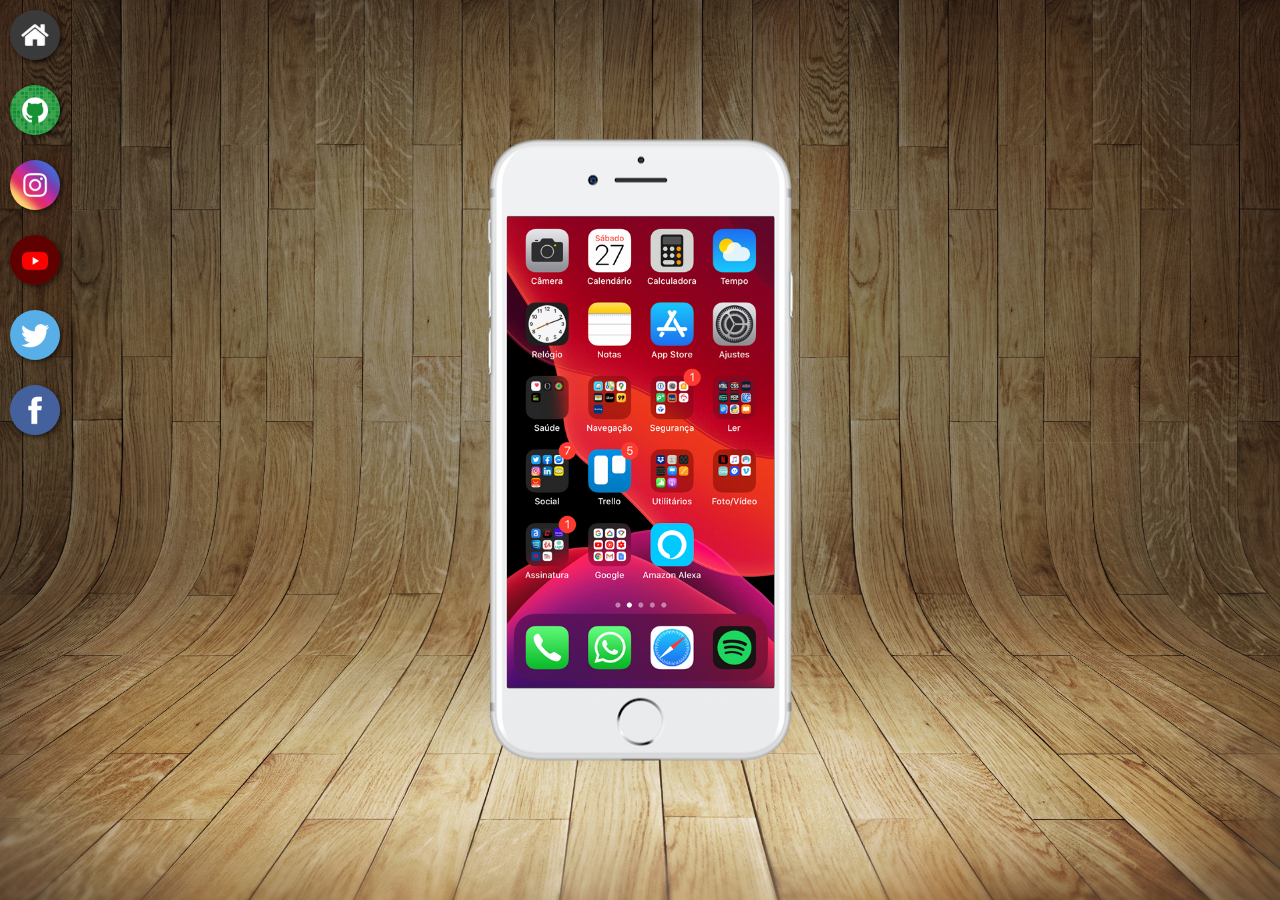
<file: html/index.html>
<!DOCTYPE html>
<html lang="pt-br">
<head>
    <meta charset="UTF-8">
    <meta name="viewport" content="width=device-width, initial-scale=1.0">
    <link rel="shortcut icon" href="../favicon.ico" 
    type="image/x-icon">
    <link rel="stylesheet" href="../style/style.css">
    <title>Projeto Rede Social</title>
</head>
<body>
    <main>
        <section id="telefone">
            <iframe src="home.html" name="tela" frameborder="0" id="tela"></iframe>
        </section>
        <section id="redes-sociais">
            <a href="home.html" target="tela"> <img src="../imagens/logo-home.jpg" alt="Home"></a><br>
            <a href="github.html" target="tela"> <img src="../imagens/logo-github.jpg" alt="GitHUb"></a><br>
            <a href="instran.html" target="tela"> <img src="../imagens/logo-instagram.jpg" alt="Instragram"></a><br>
            <a href="youtube.html" target="tela"> <img src="../imagens/logo-youtube.jpg" alt="Youtube"></a><br>
            <a href="twiter.html" target="tela"> <img src="../imagens/logo-twitter.jpg" alt="Twitter"></a><br>
            <a href="faceboox.html" target="tela"><img src="../imagens/logo-facebook.jpg" alt="Facebook"></a>
        </section>
    </main>
</body>
</html>
</file>
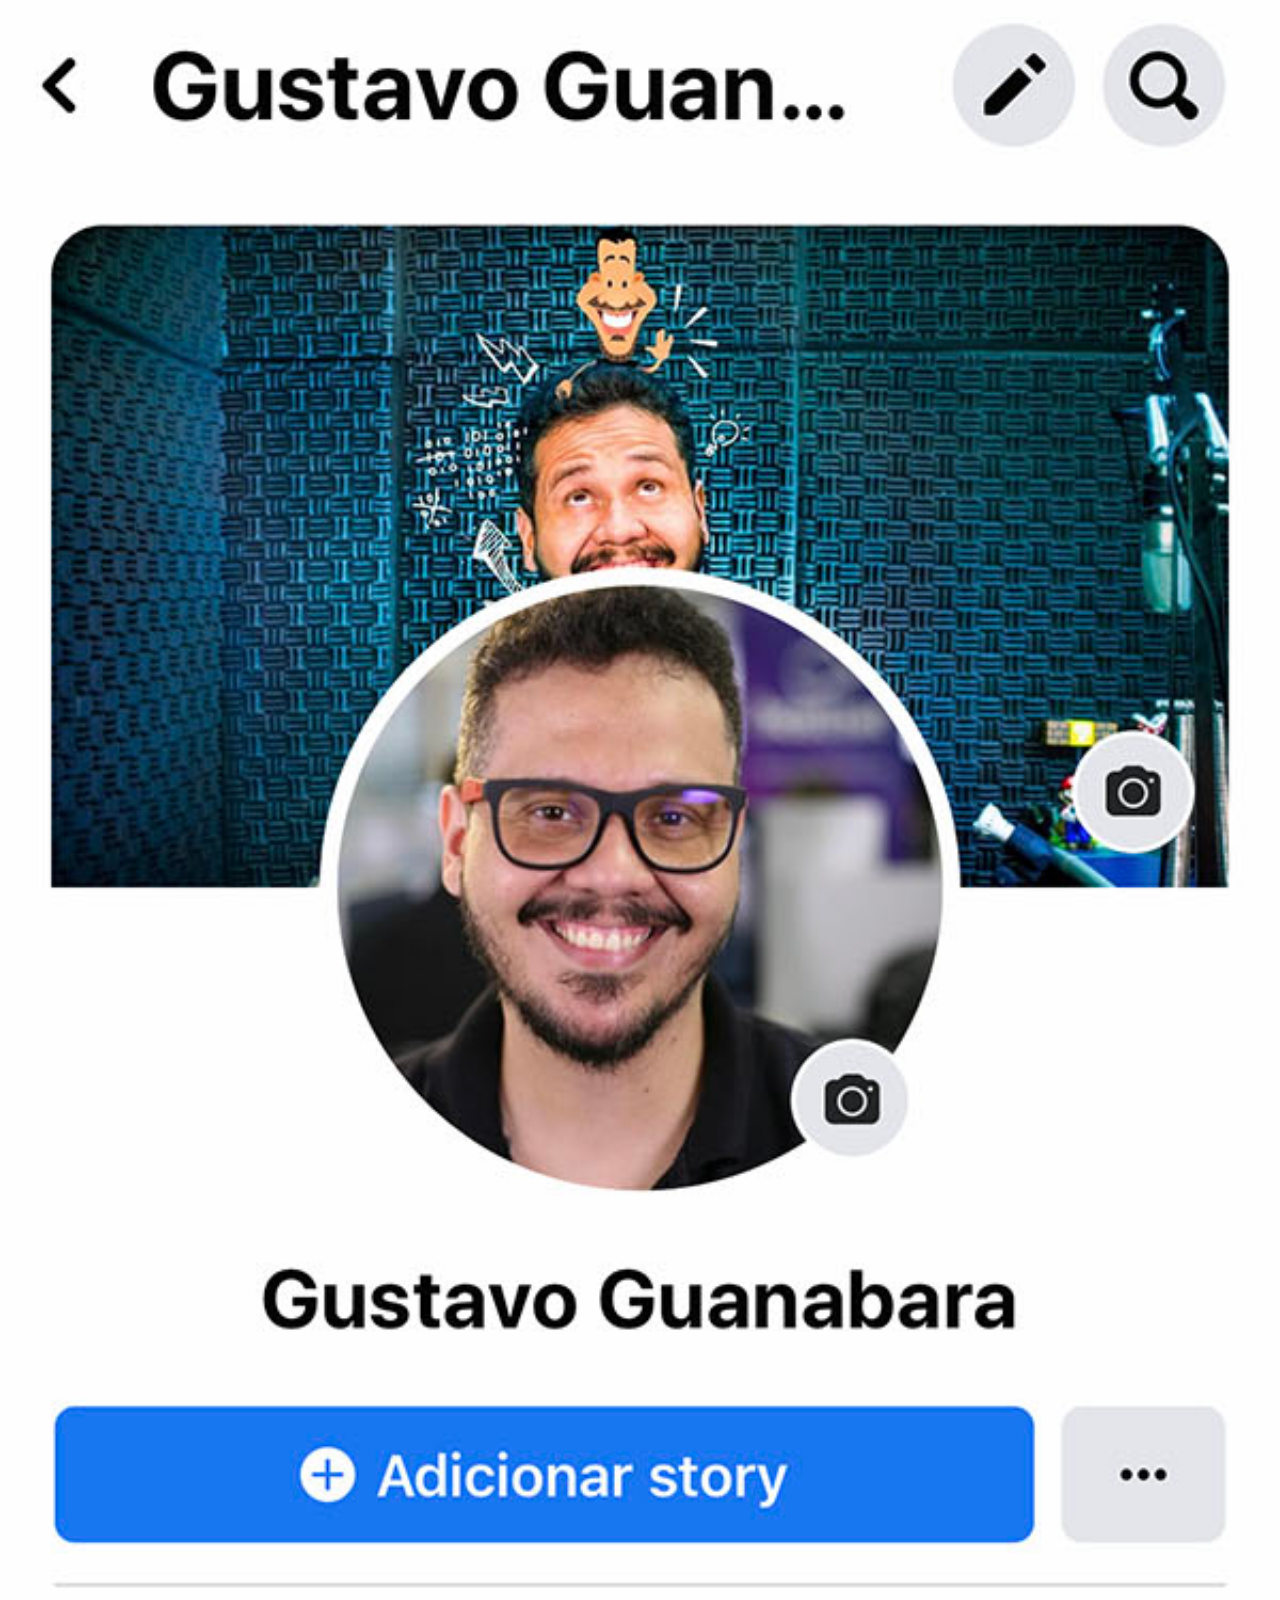
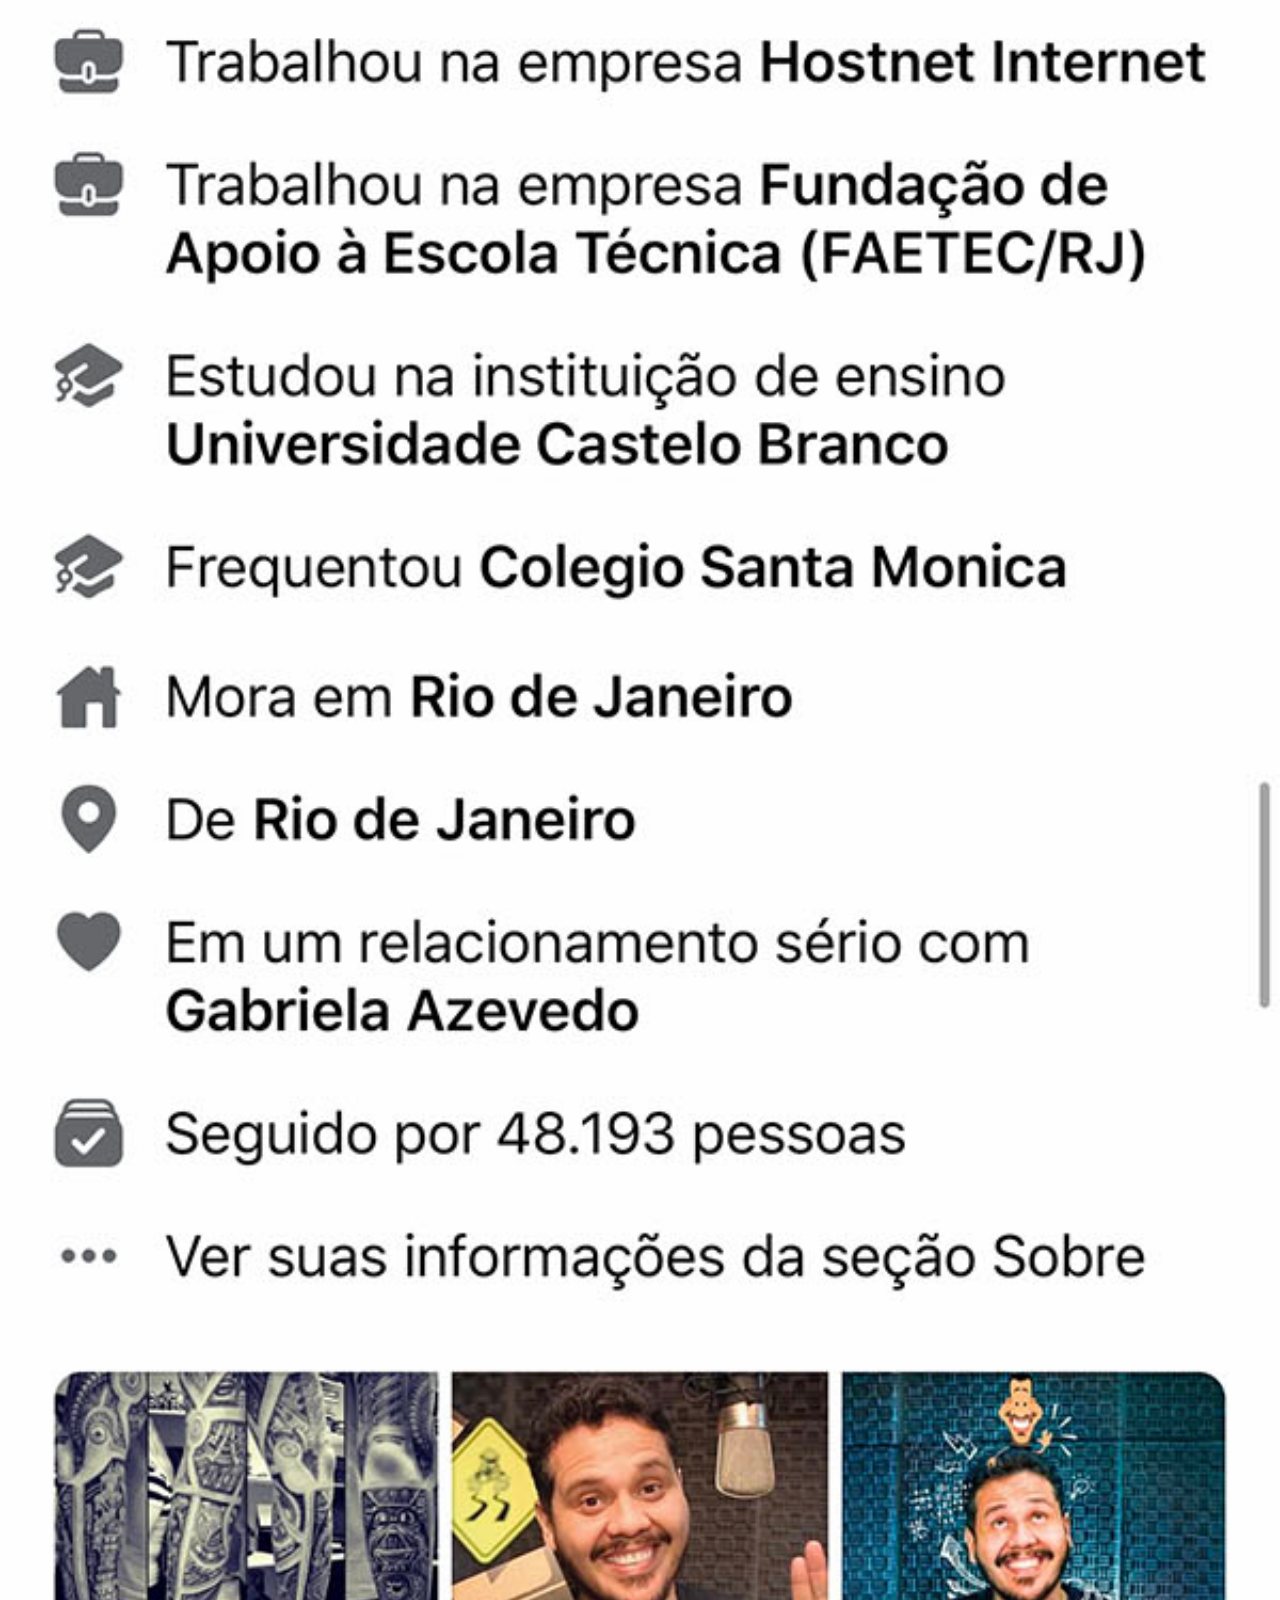
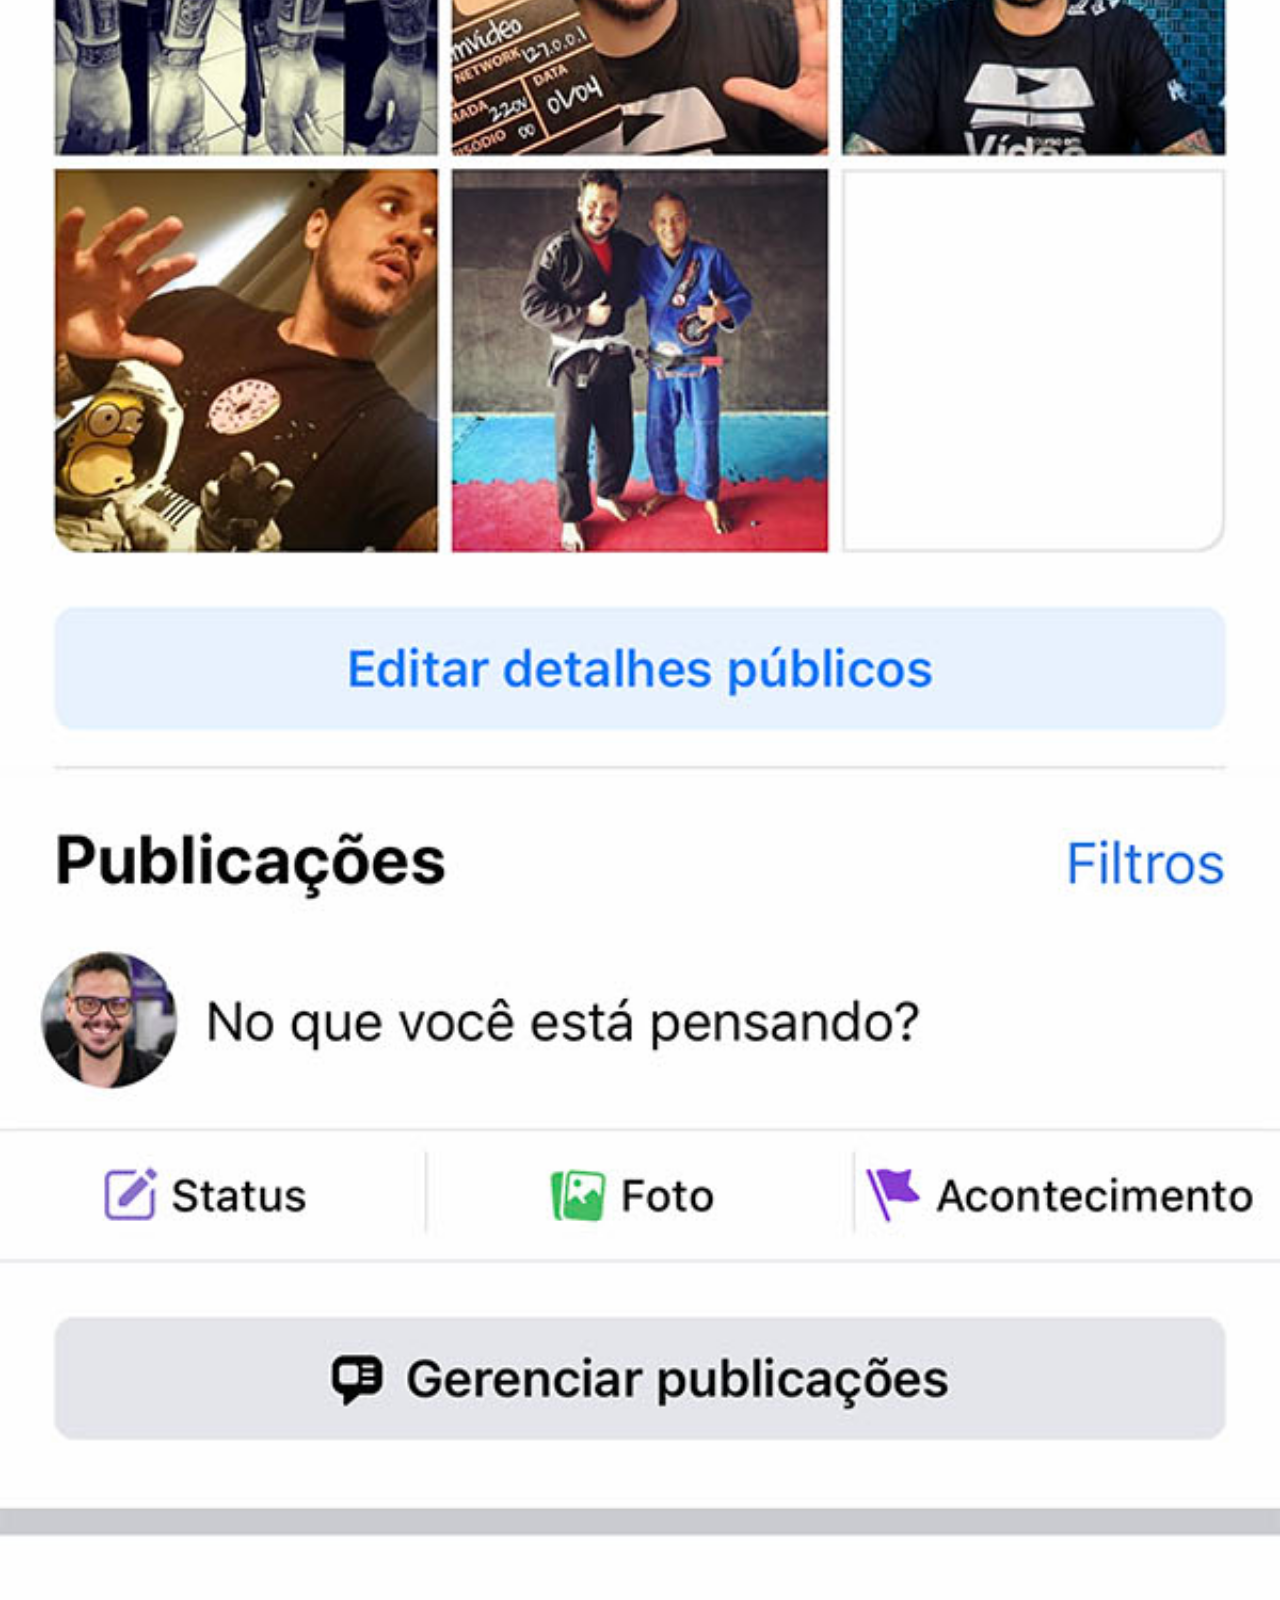
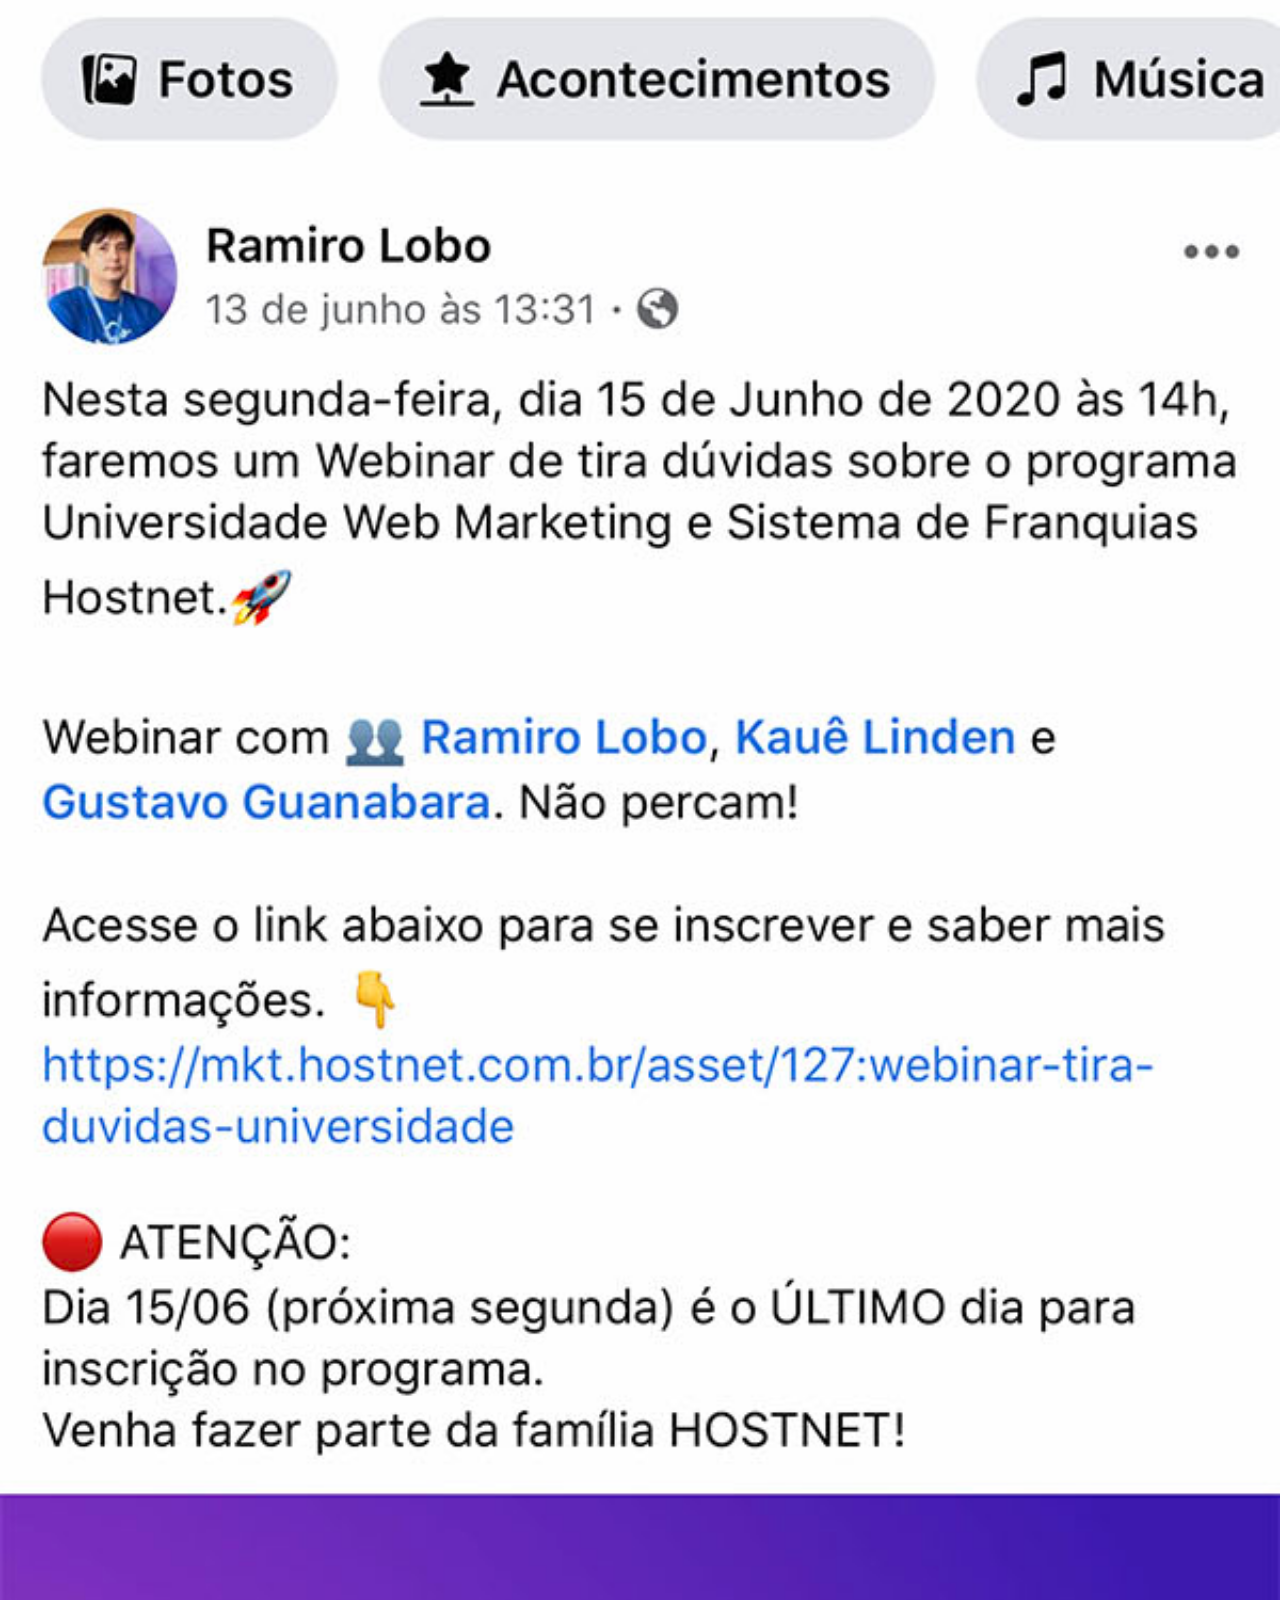
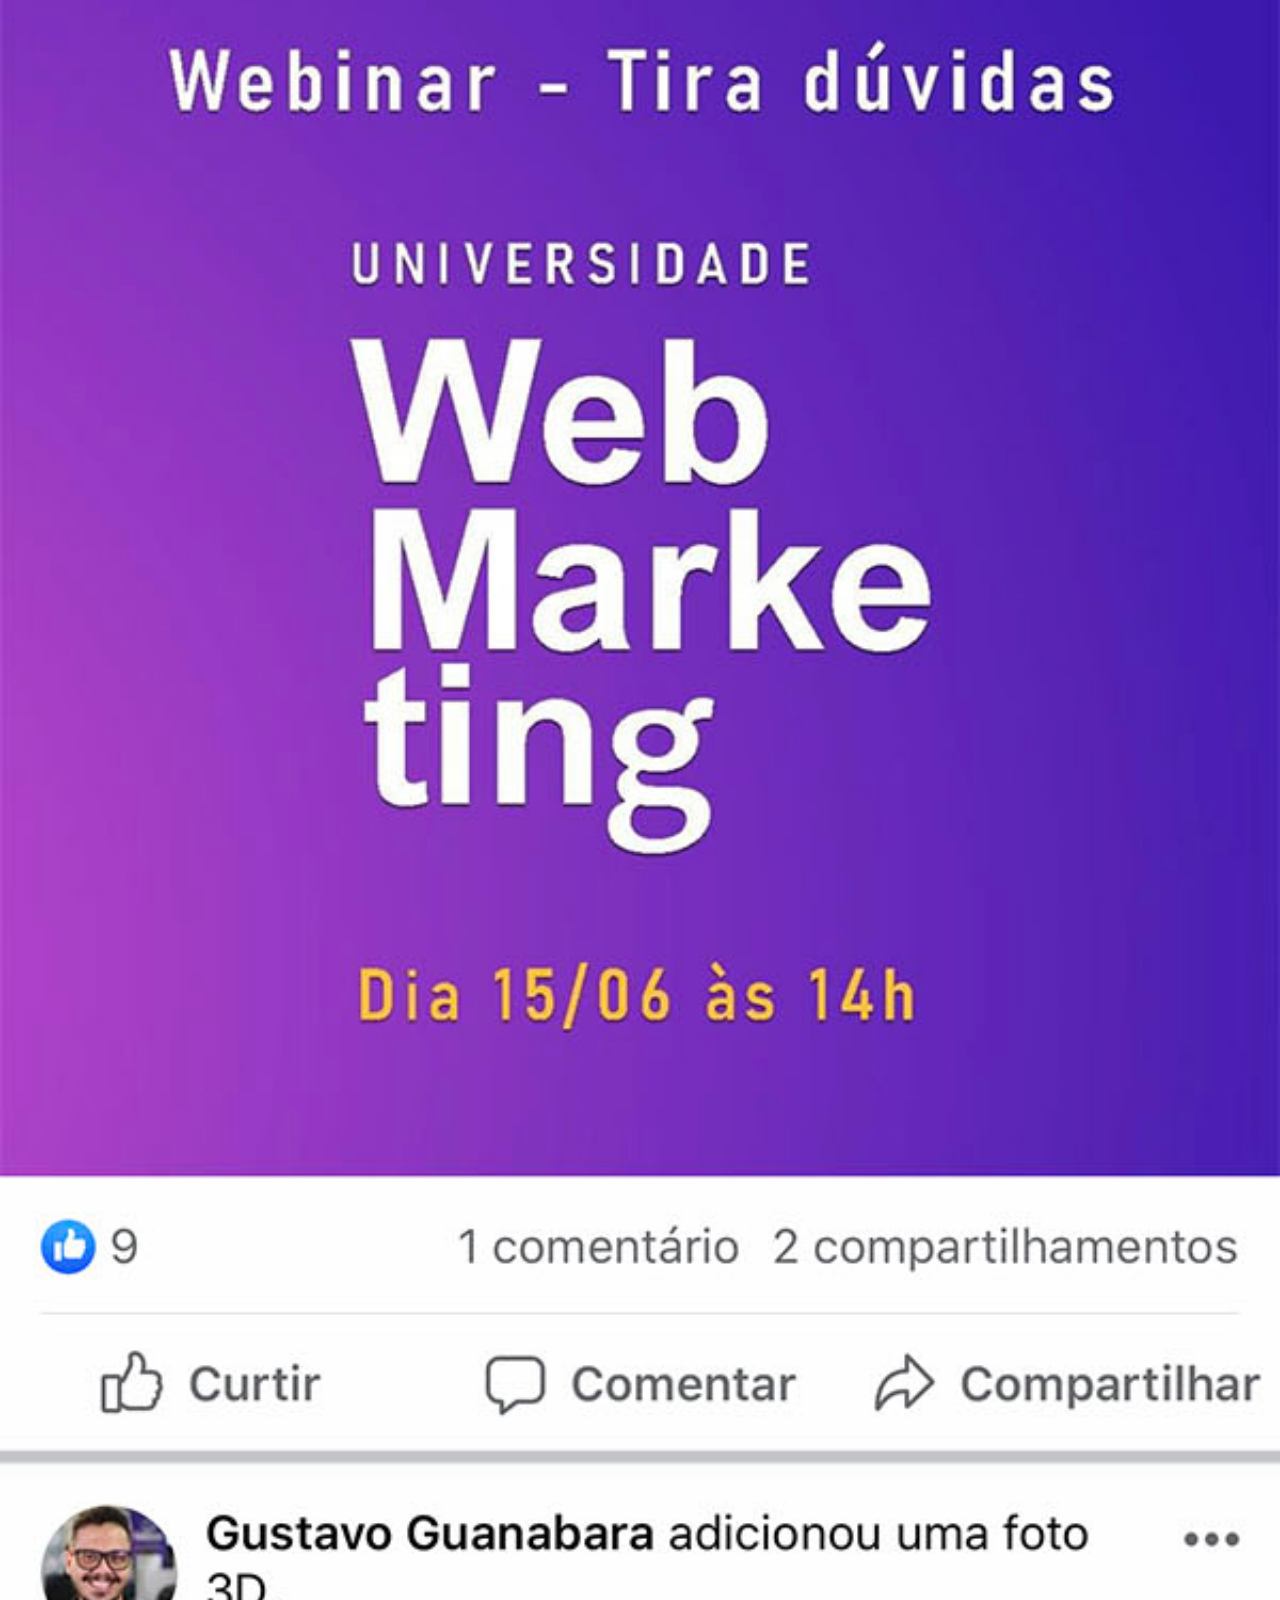
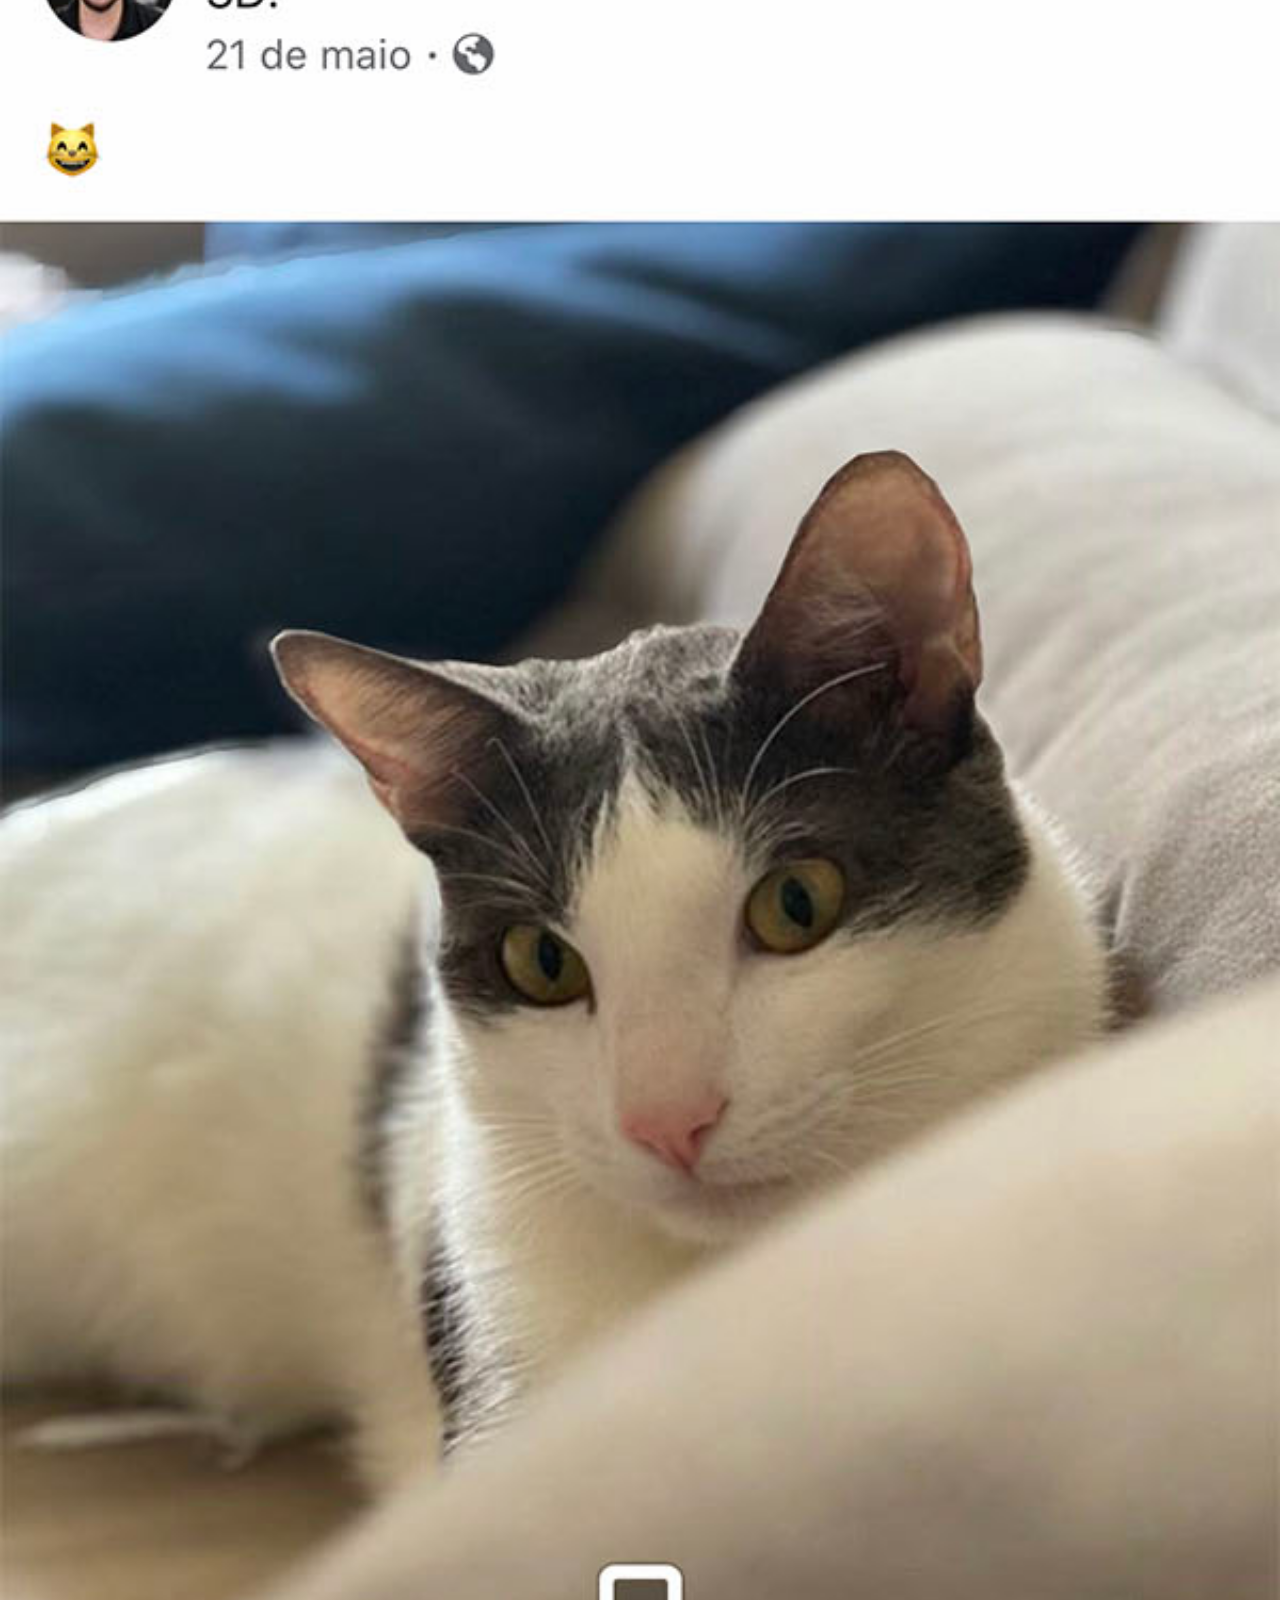
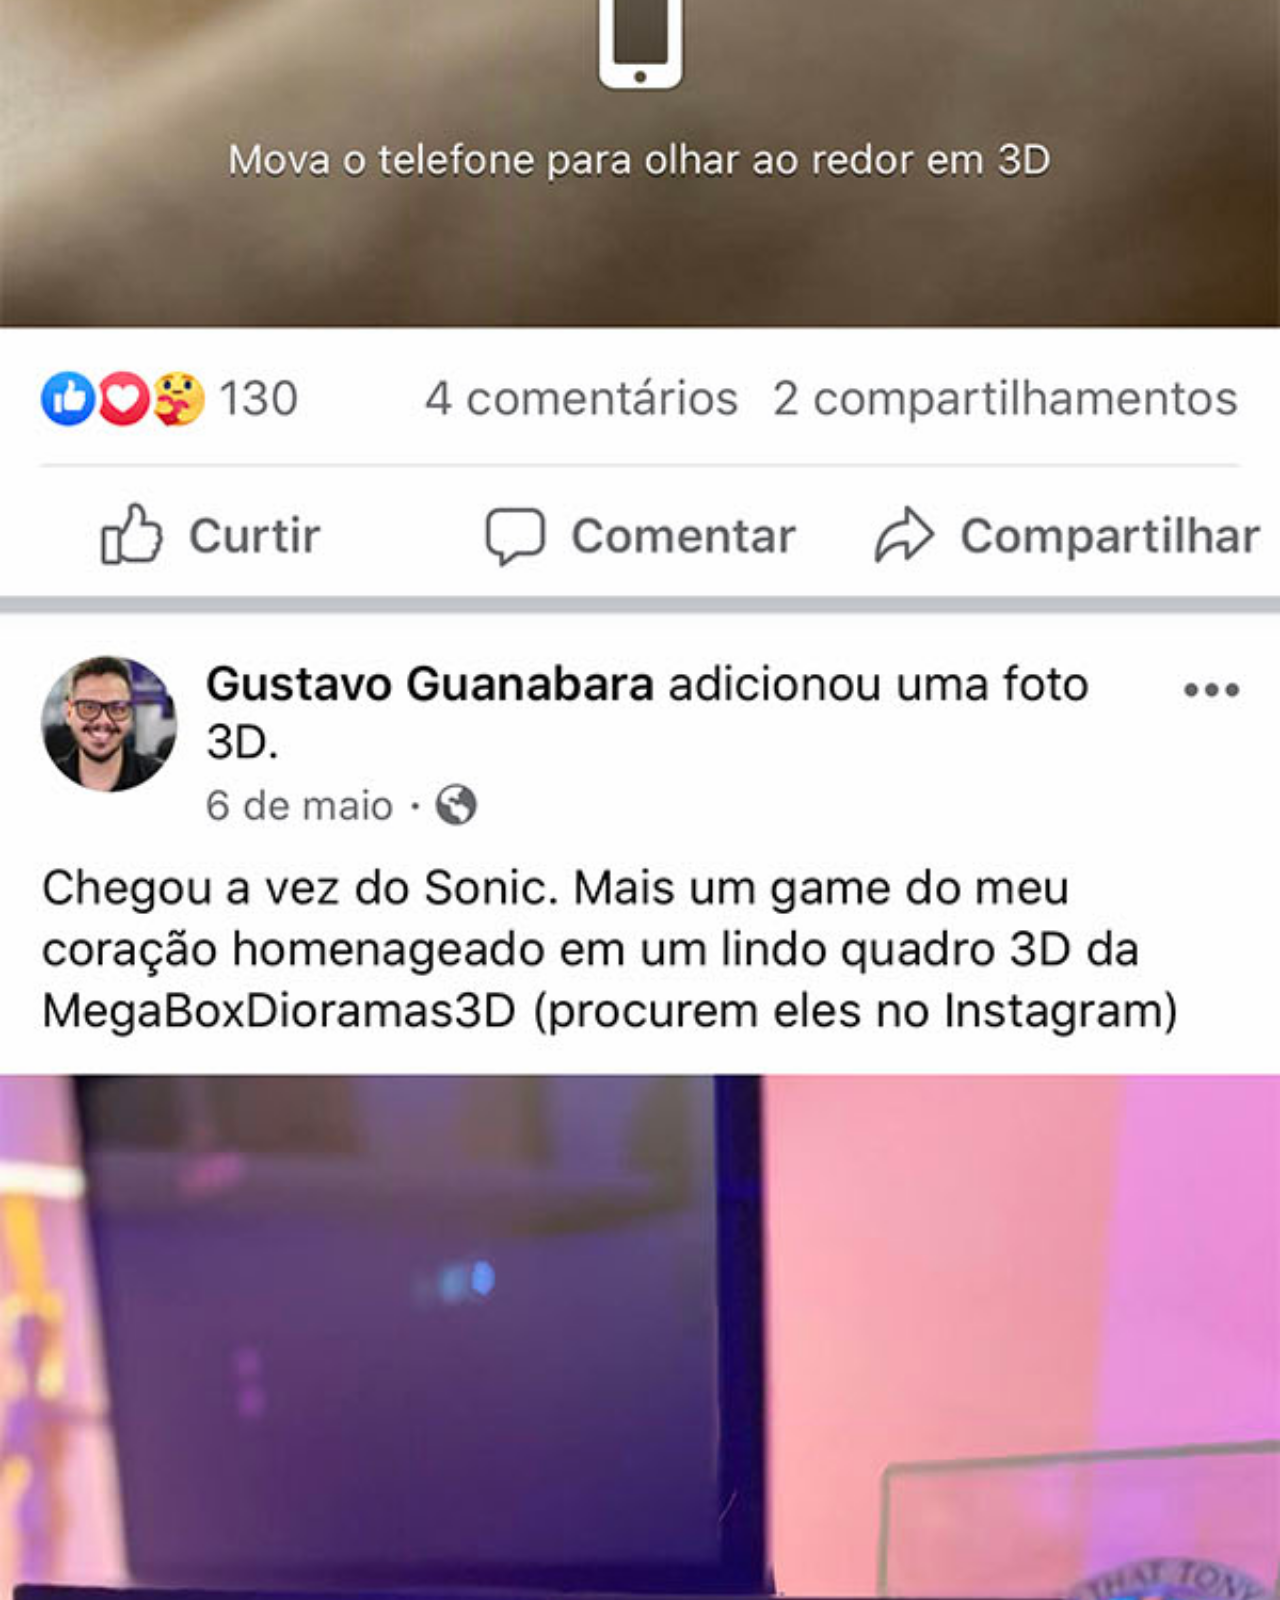
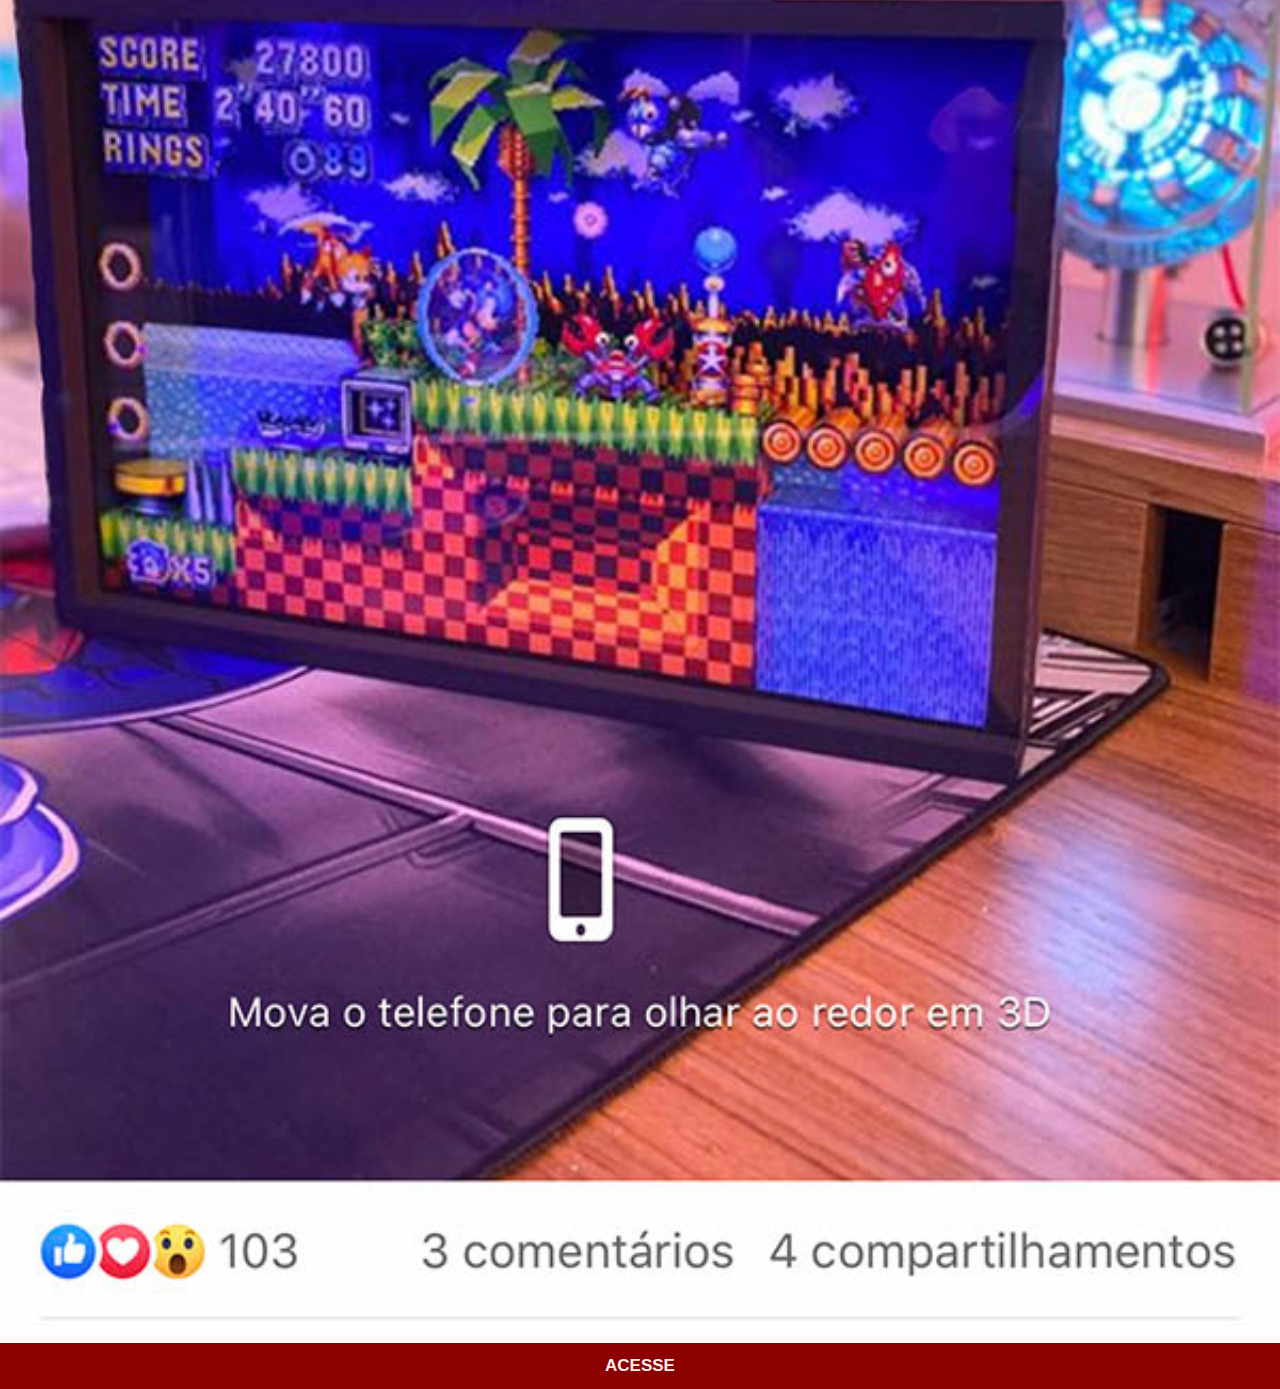
<file: html/faceboox.html>
<!DOCTYPE html>
<html lang="pt-br">
<head>
    <meta charset="UTF-8">
    <meta name="viewport" content="width=device-width, initial-scale=1.0">
    <title>Facebook</title>
    <link rel="stylesheet" href="../style/style2.css">
</head>
<body>
    <img src="../imagens/tela-facebook.jpg" alt="Faceboox"><a href="https://www.facebook.com/gustavoguanabara/?hl=pt" target="_blank">ACESSE</a>
</body>
</html>
</file>
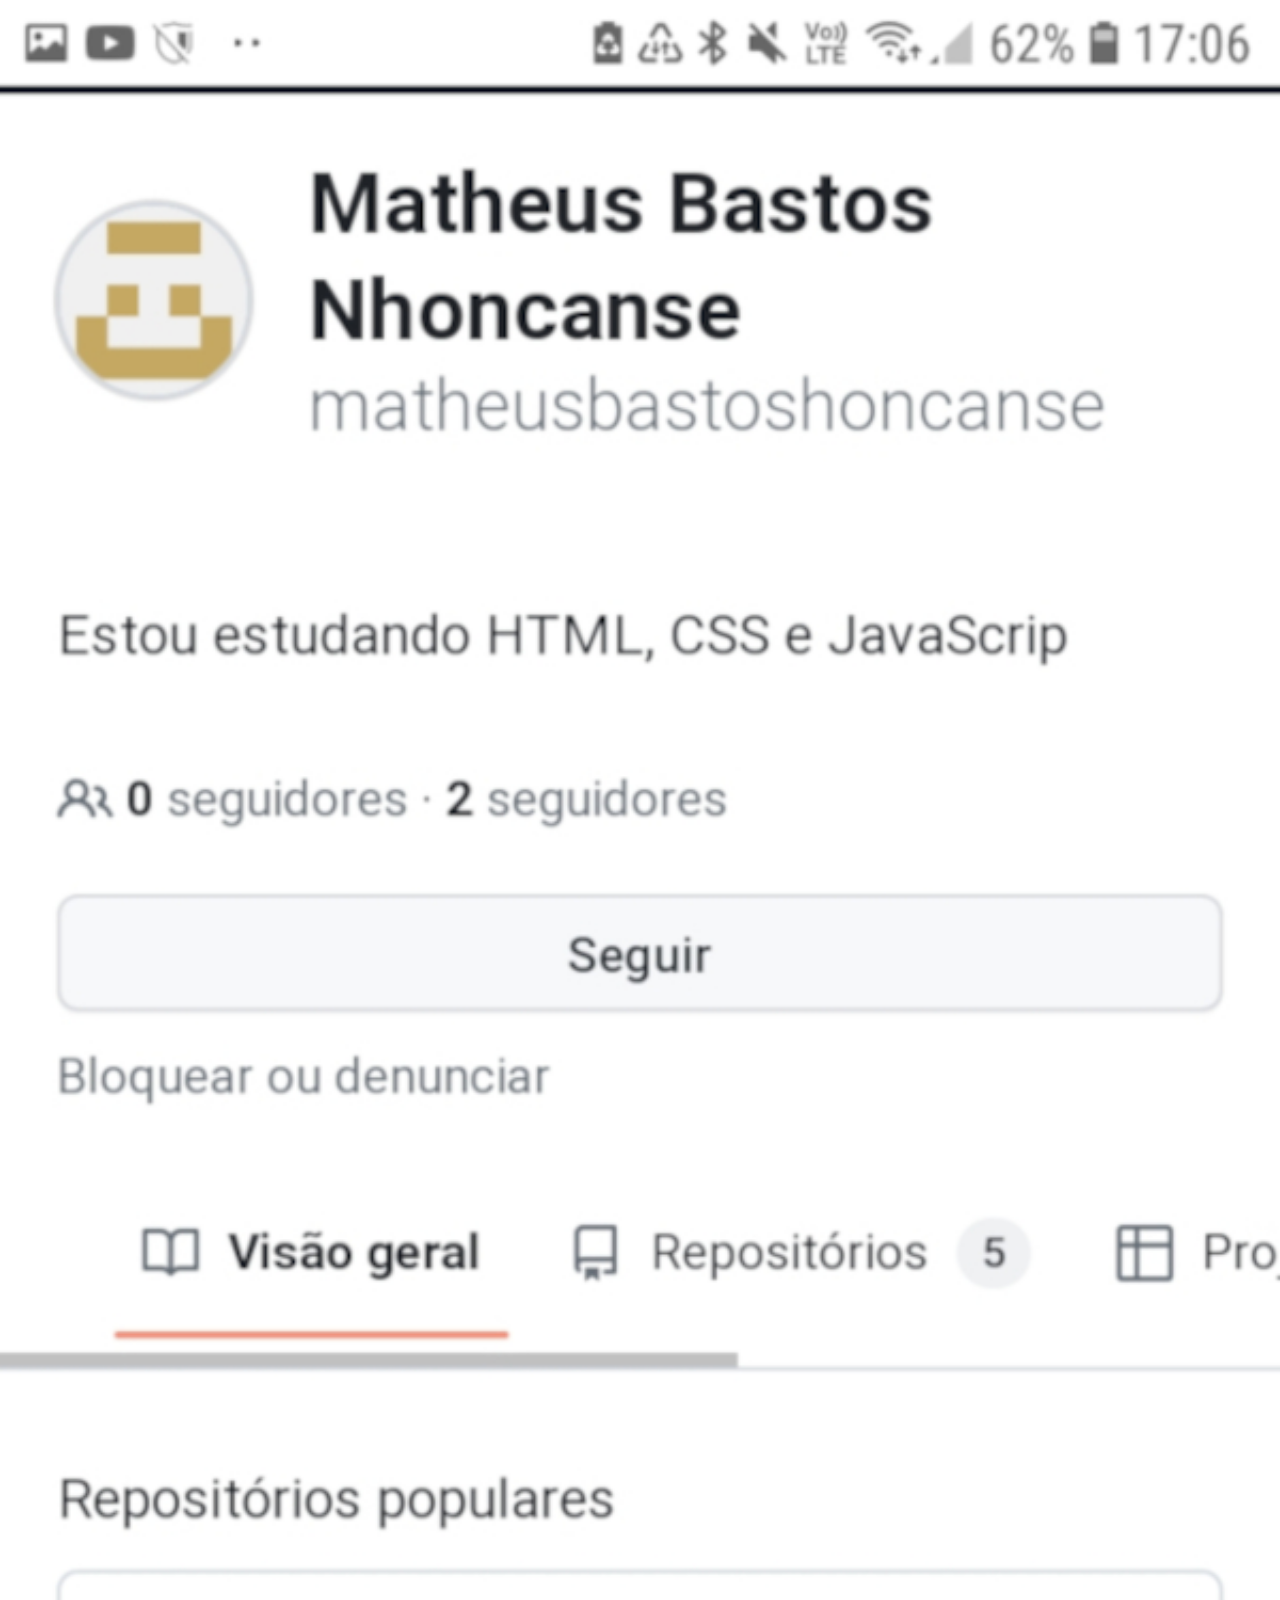
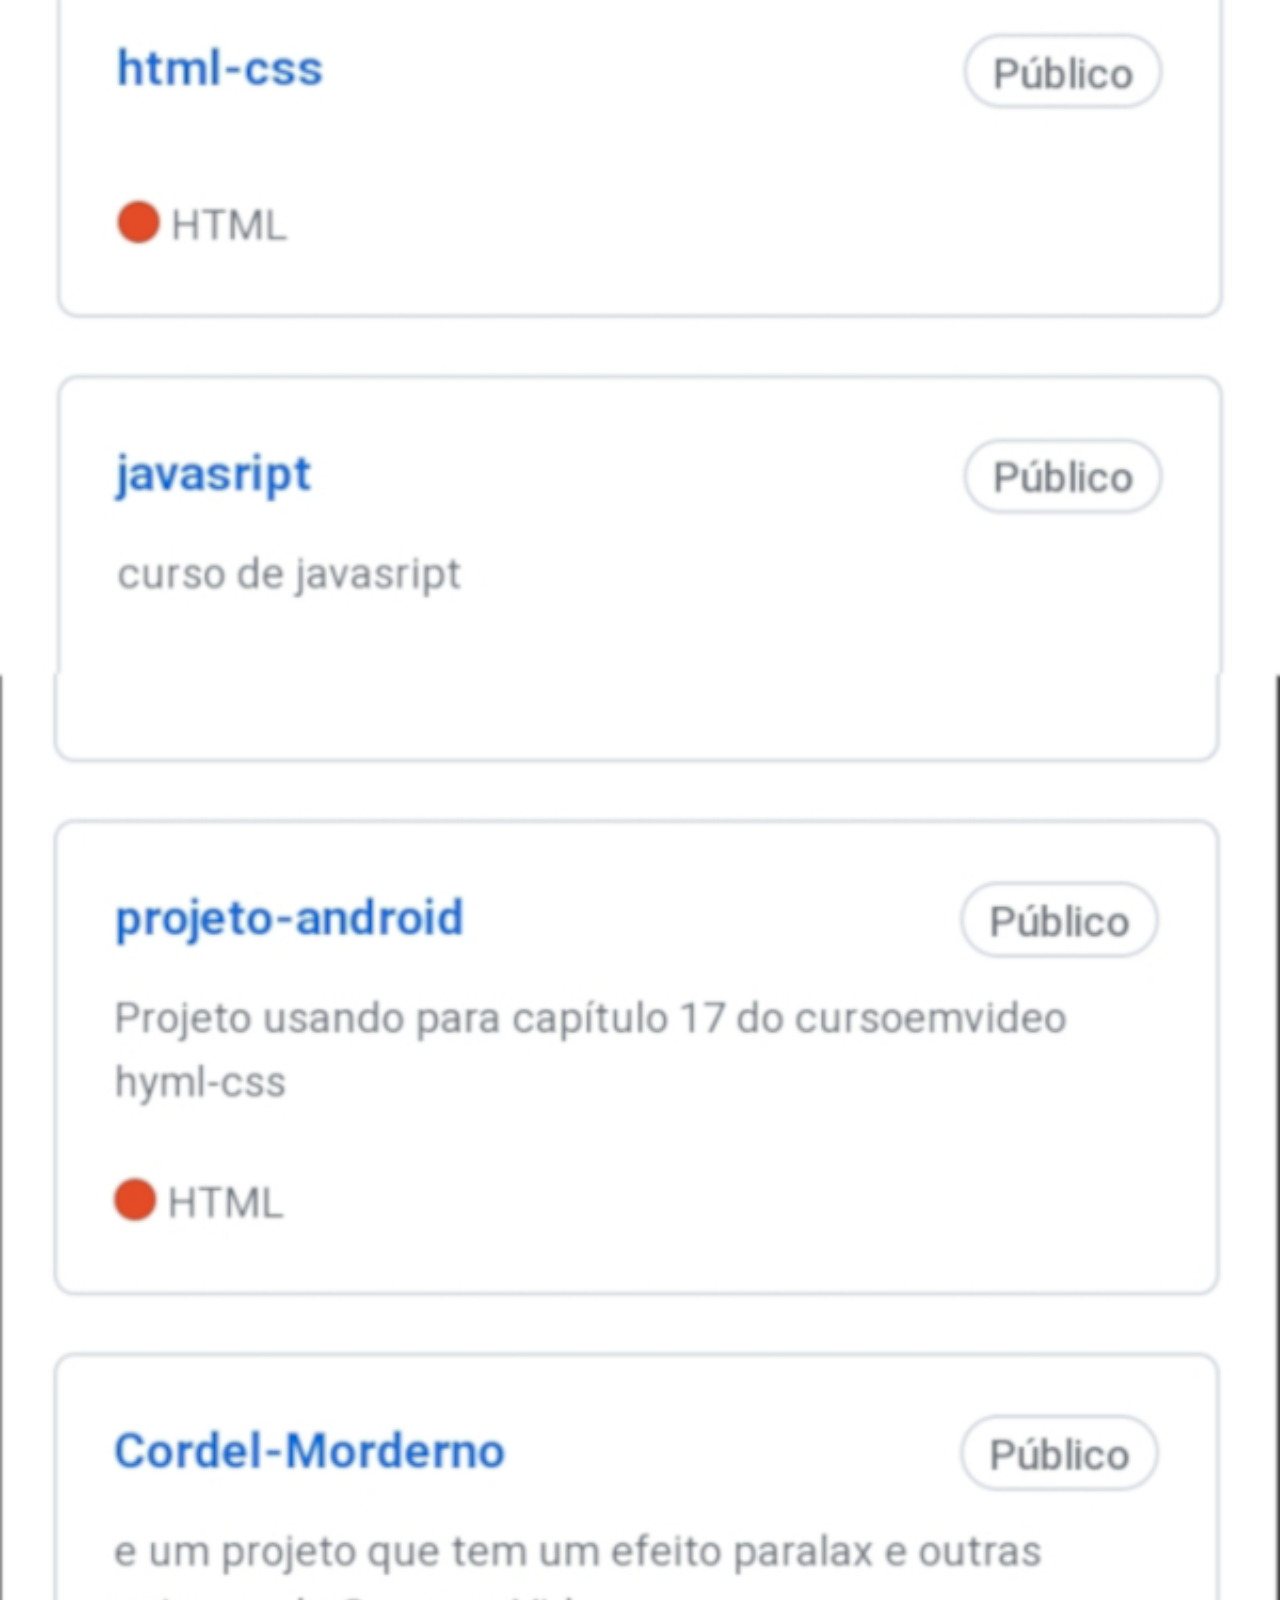
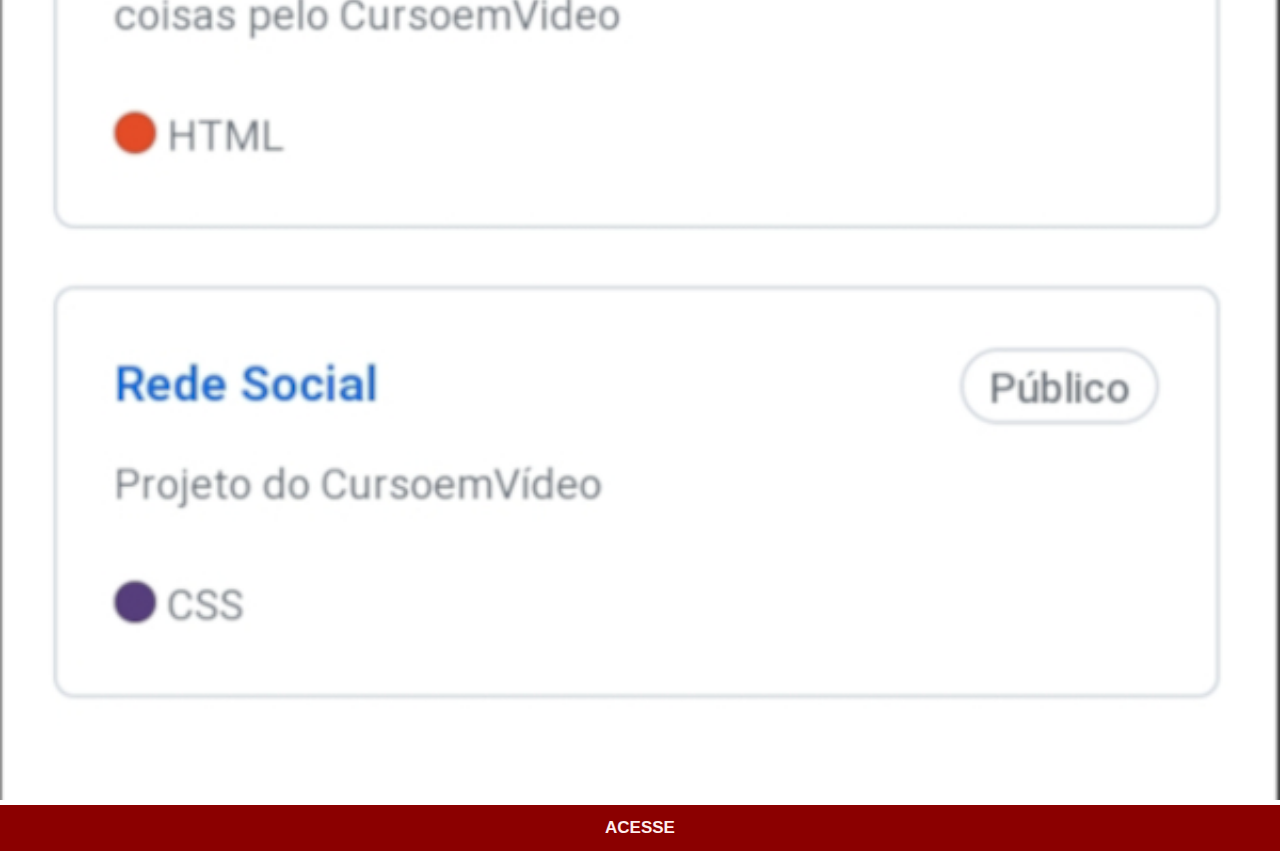
<file: html/github.html>
<!DOCTYPE html>
<html lang="pt-br">
<head>
    <meta charset="UTF-8">
    <meta name="viewport" content="width=device-width, initial-scale=1.0">
    <title>GitHub</title>
    <link rel="stylesheet" href="../style/style2.css">
</head>
<body>
    <img src="../imagens/GitHub-meu.jpg" alt="GitHub"><a href="https://github.com/gustavoguanabara" target="_blank">ACESSE</a>
</body>
</html>
</file>
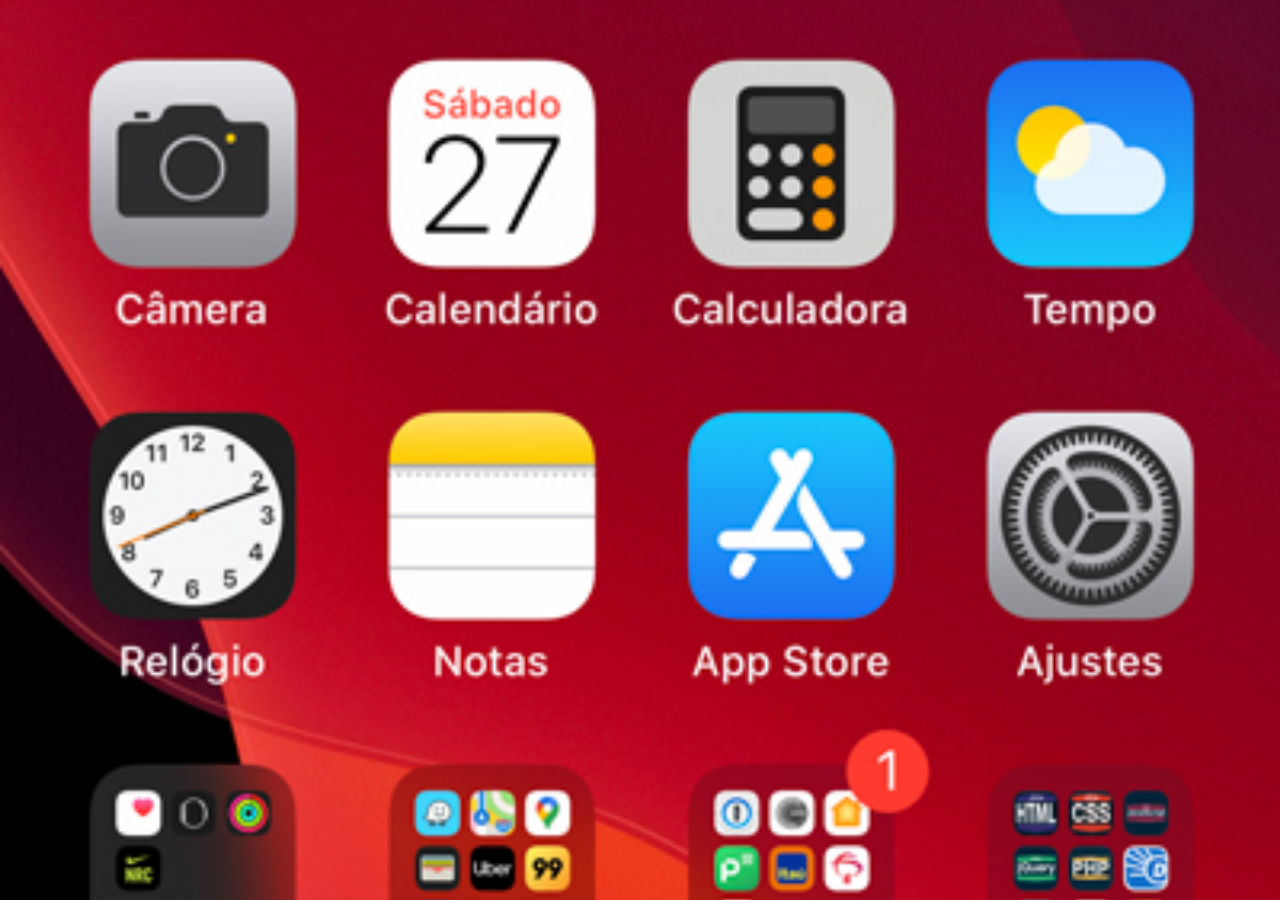
<file: html/home.html>
<!DOCTYPE html>
<html lang="pt-br">
<head>
    <meta charset="UTF-8">
    <meta name="viewport" content="width=device-width, initial-scale=1.0">
    <title>Home</title>
</head>
    <style>
        * {
            margin: 0px;
            padding: 0px;
        }
        body {
          width: 100vw;
          height: 100vh;
          background: black url(../imagens/tela-home.jpg) no-repeat top center;
          background-size: cover;
        }
    </style>
<body>
    
</body>
</html>
</file>
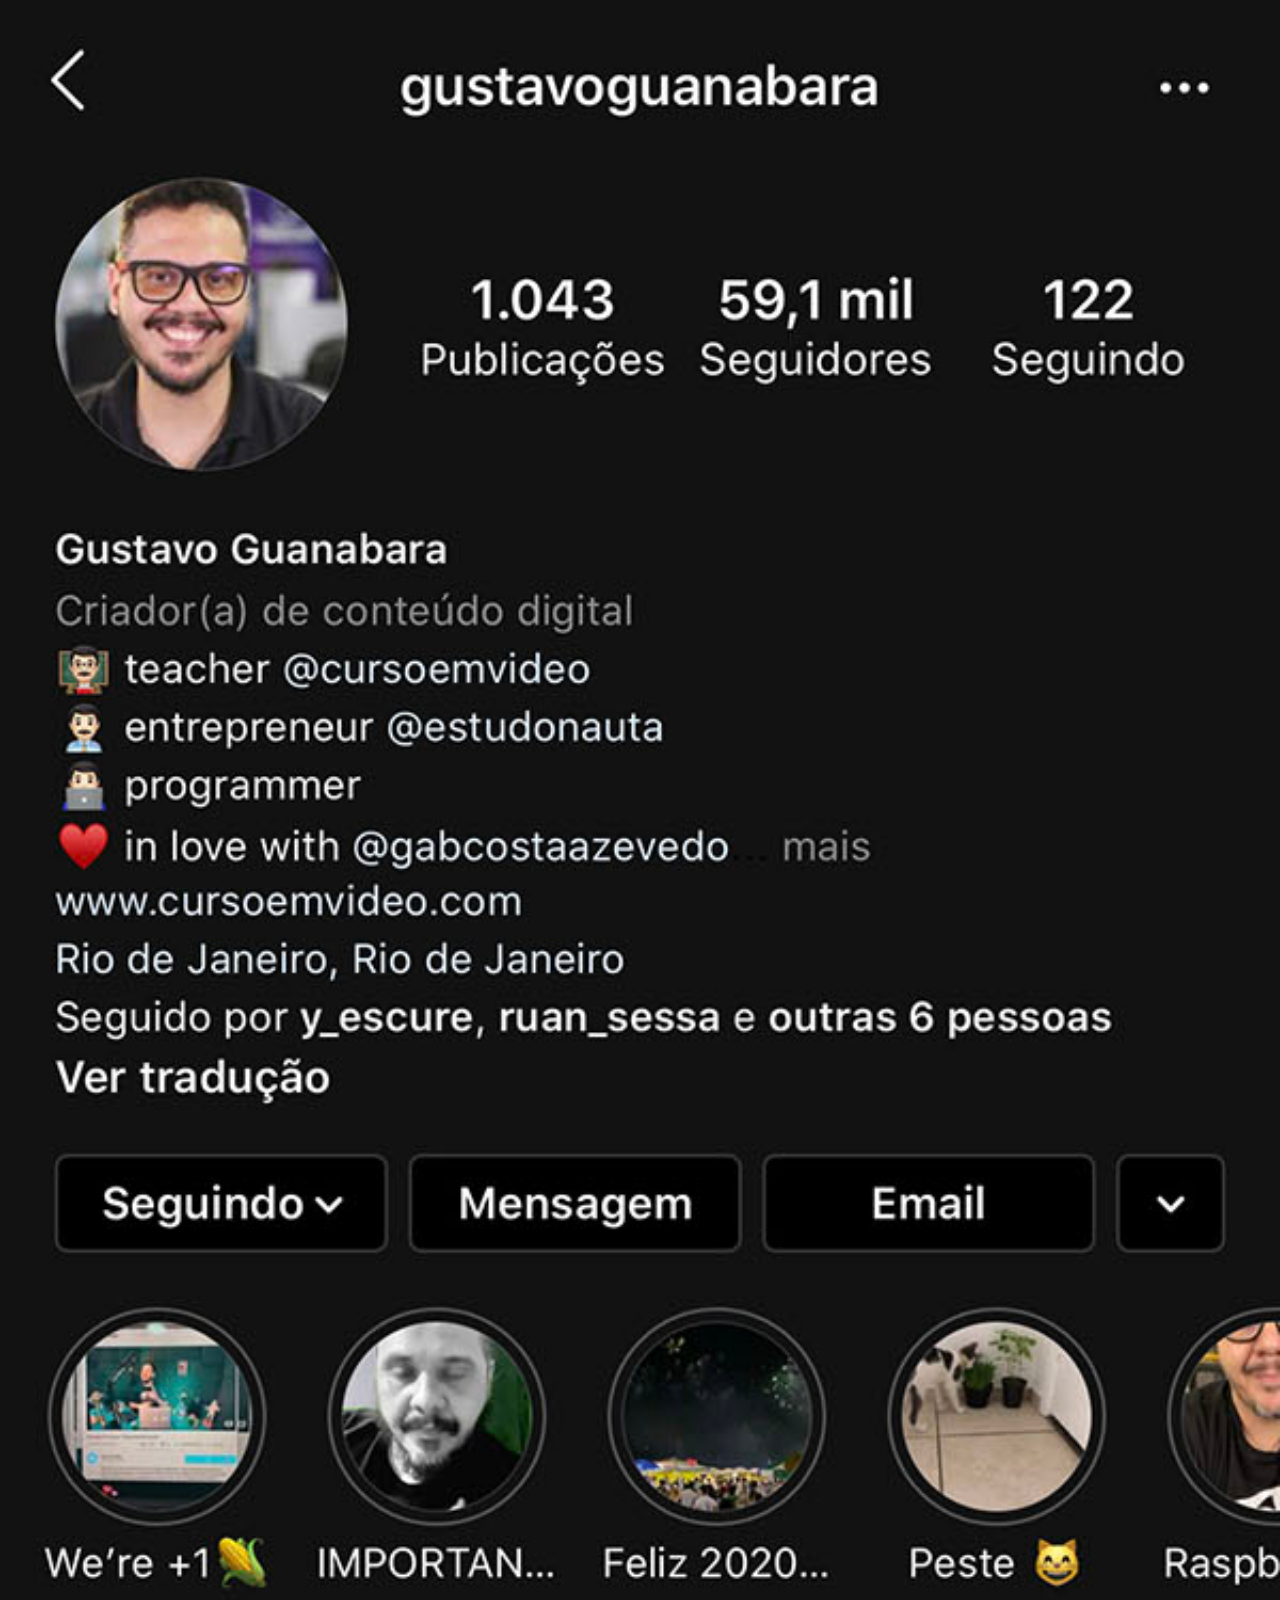
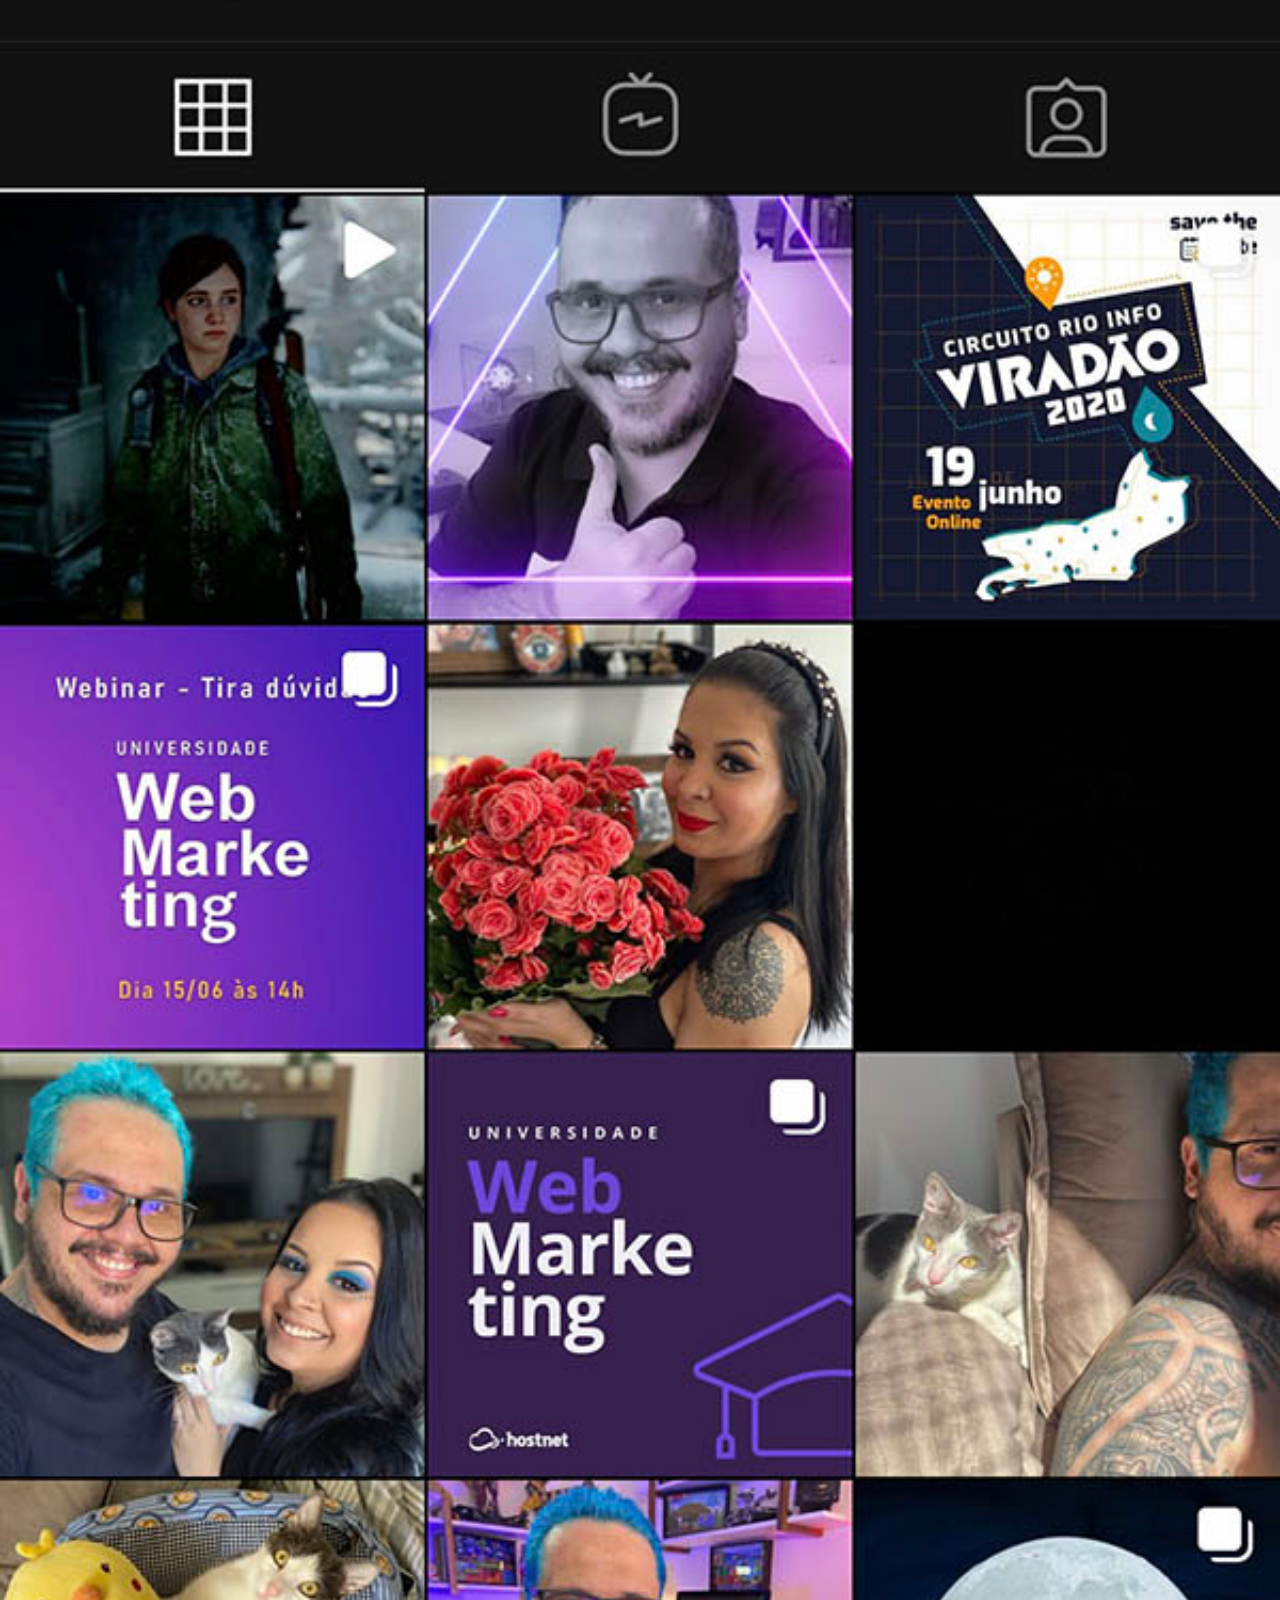
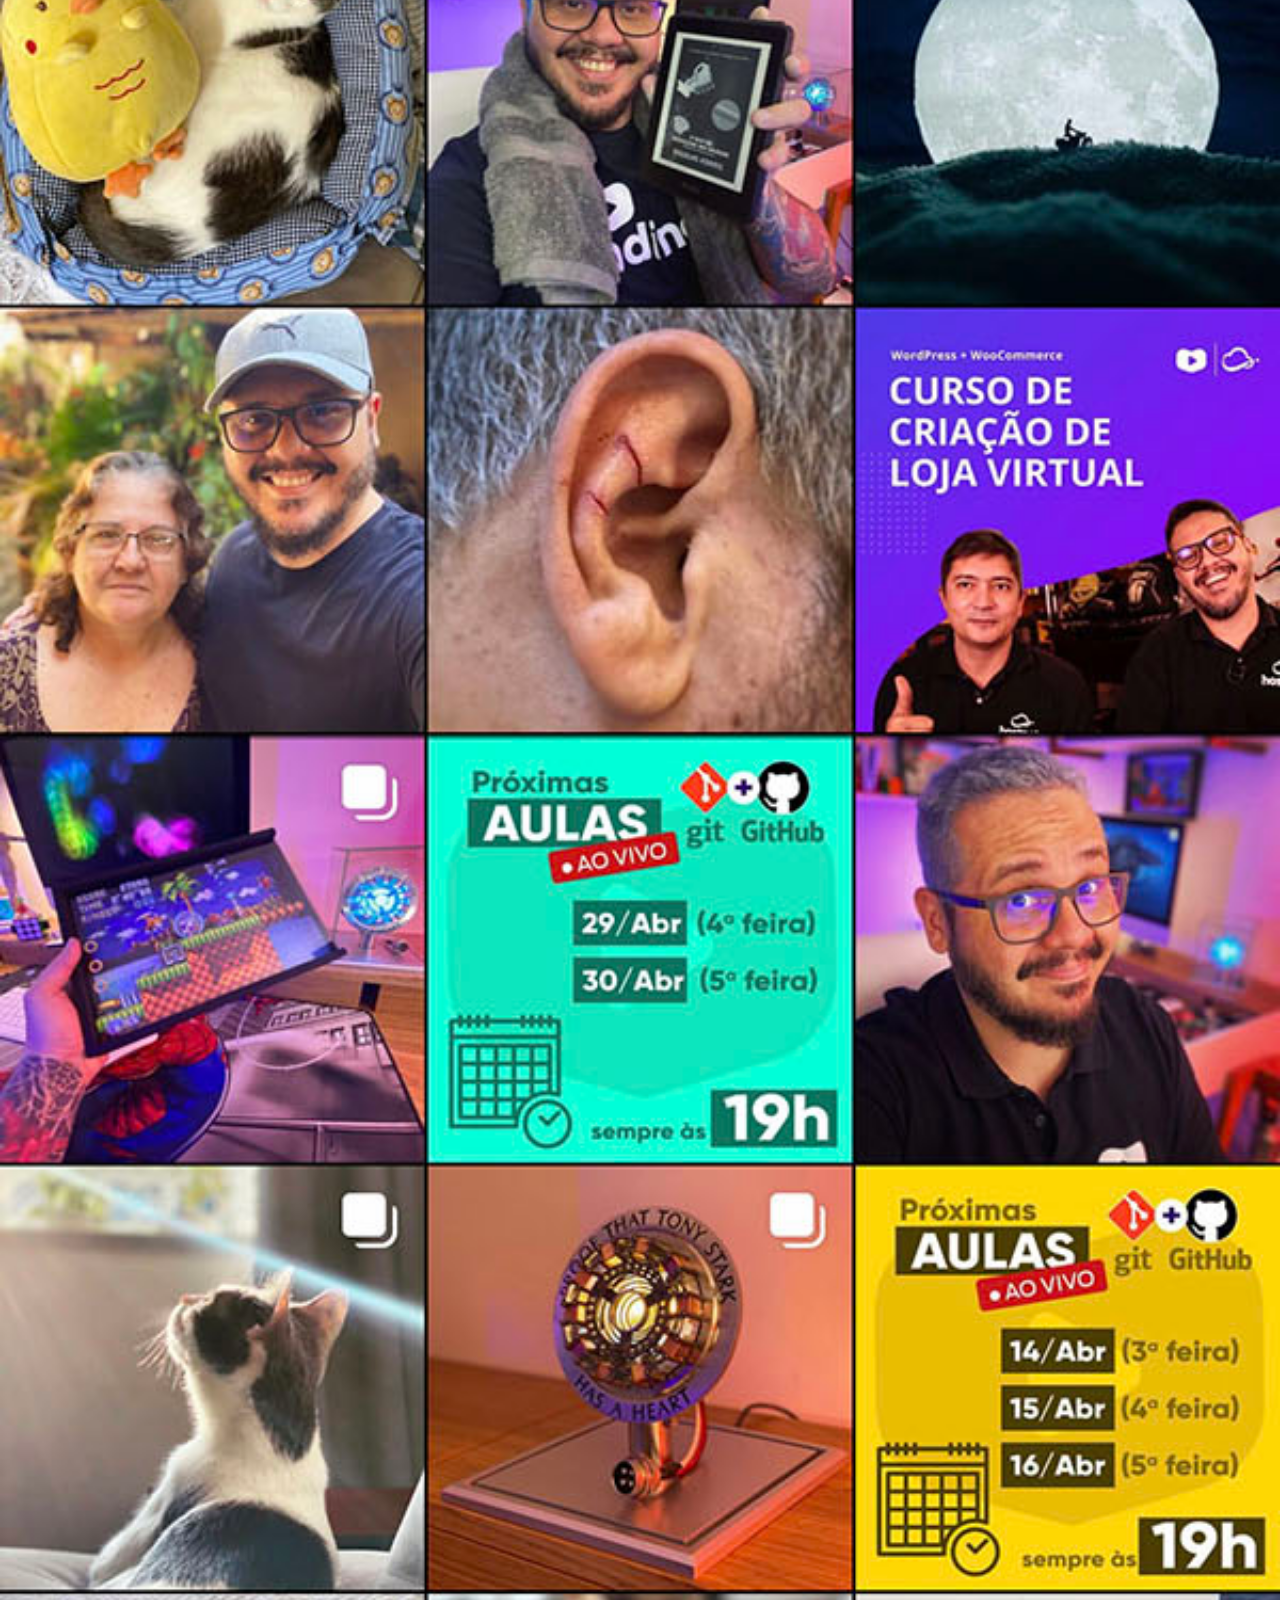
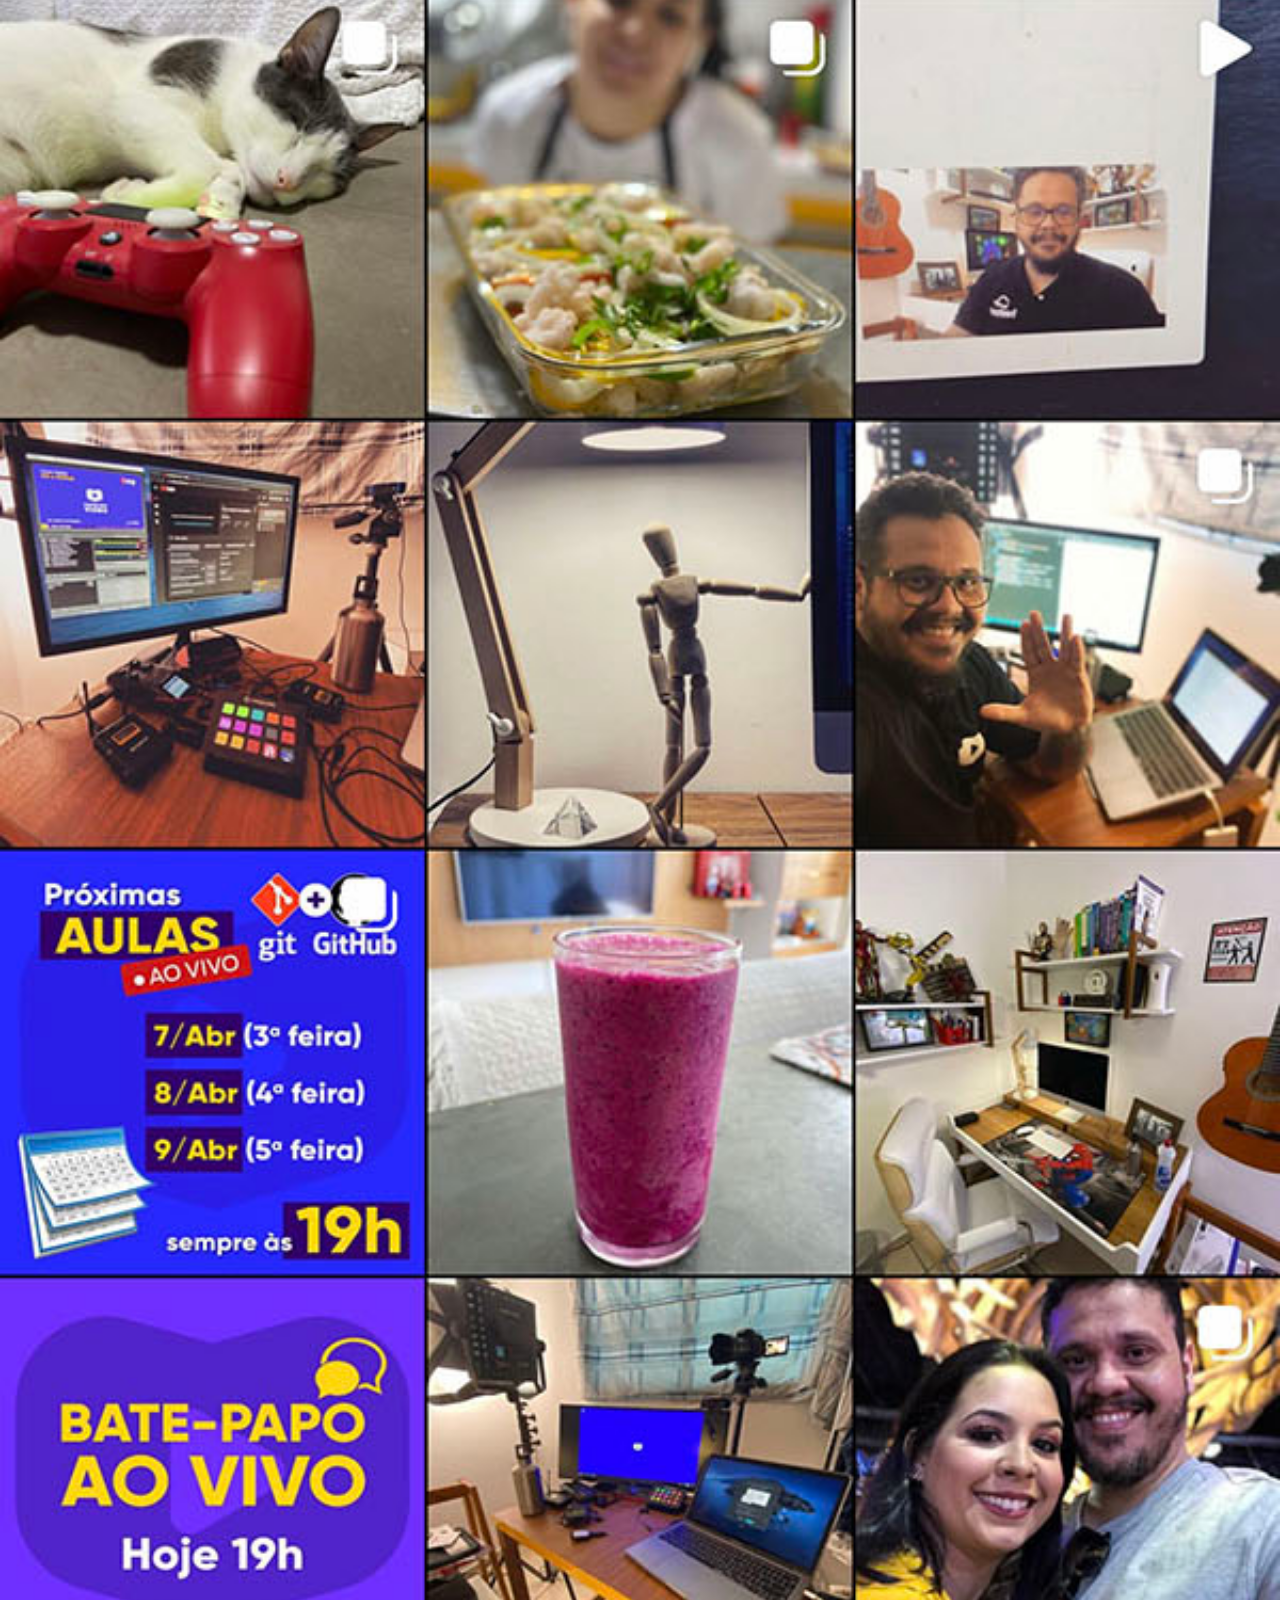
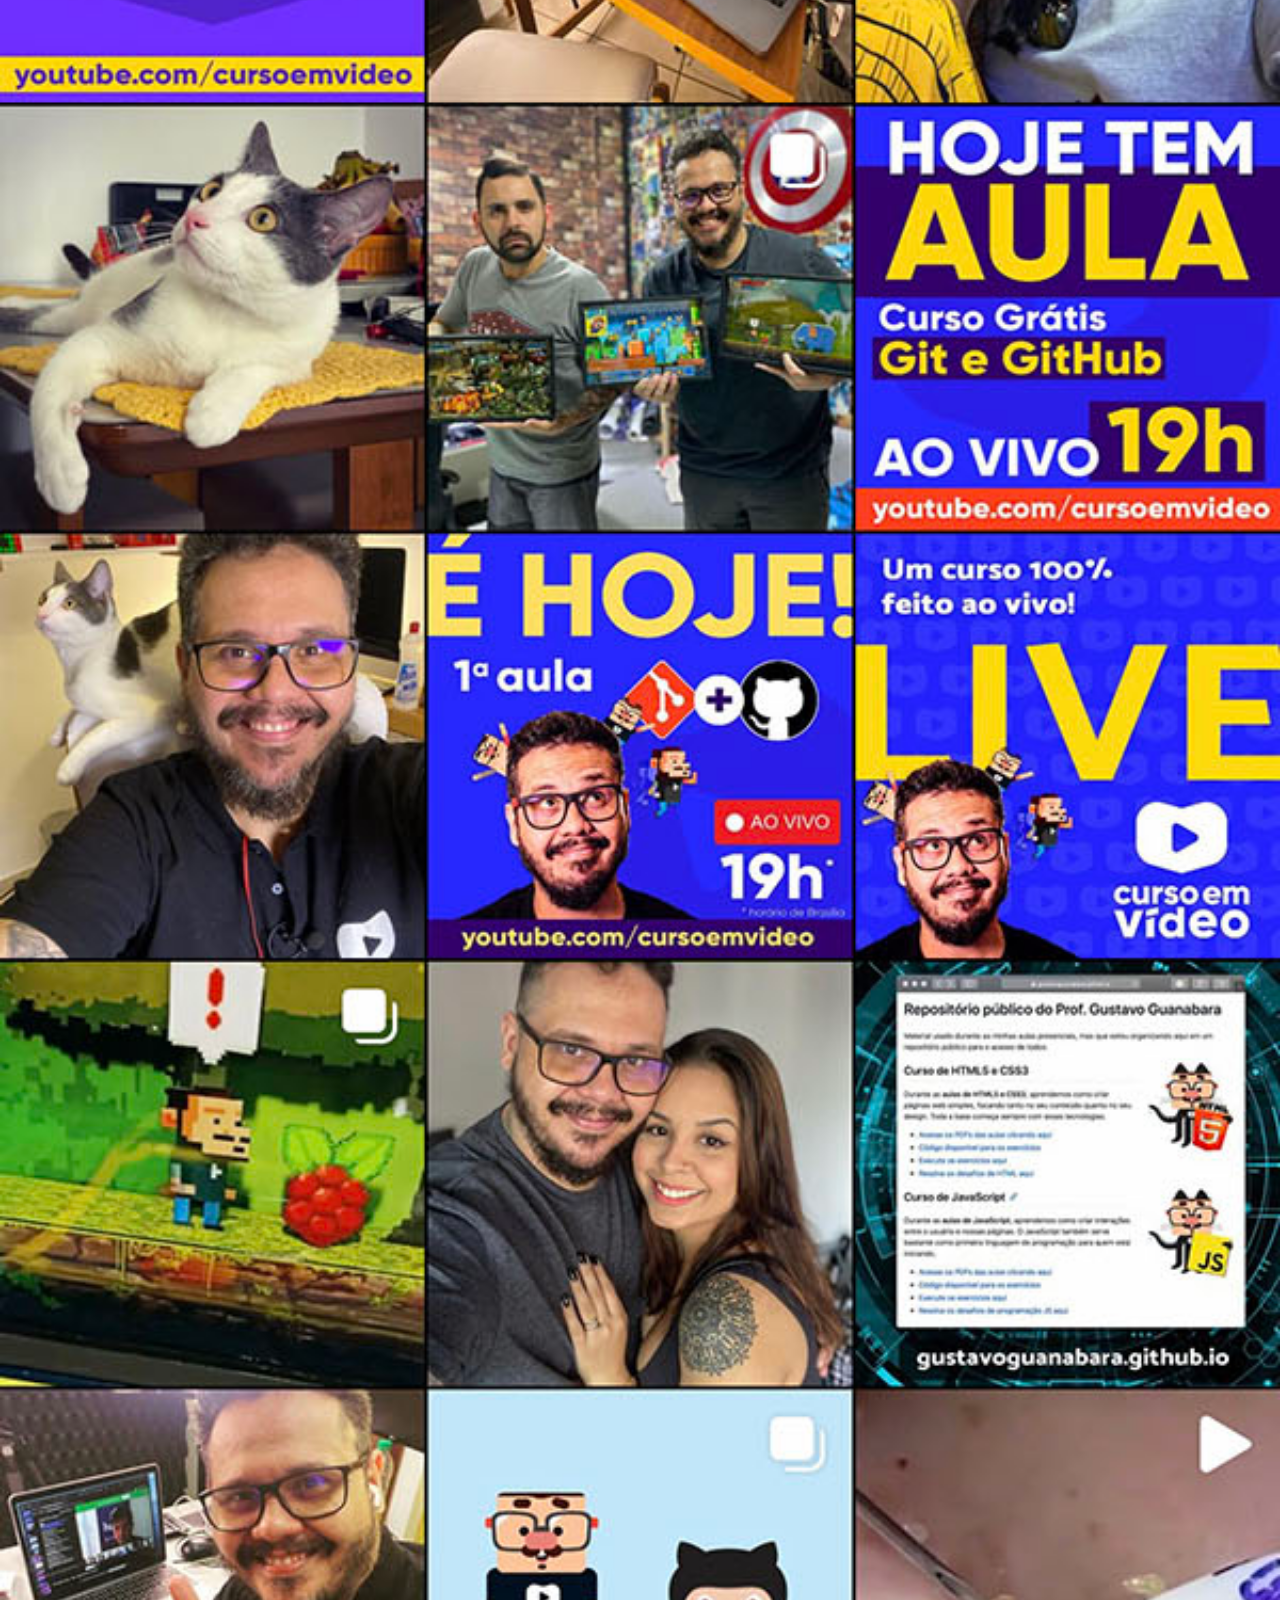
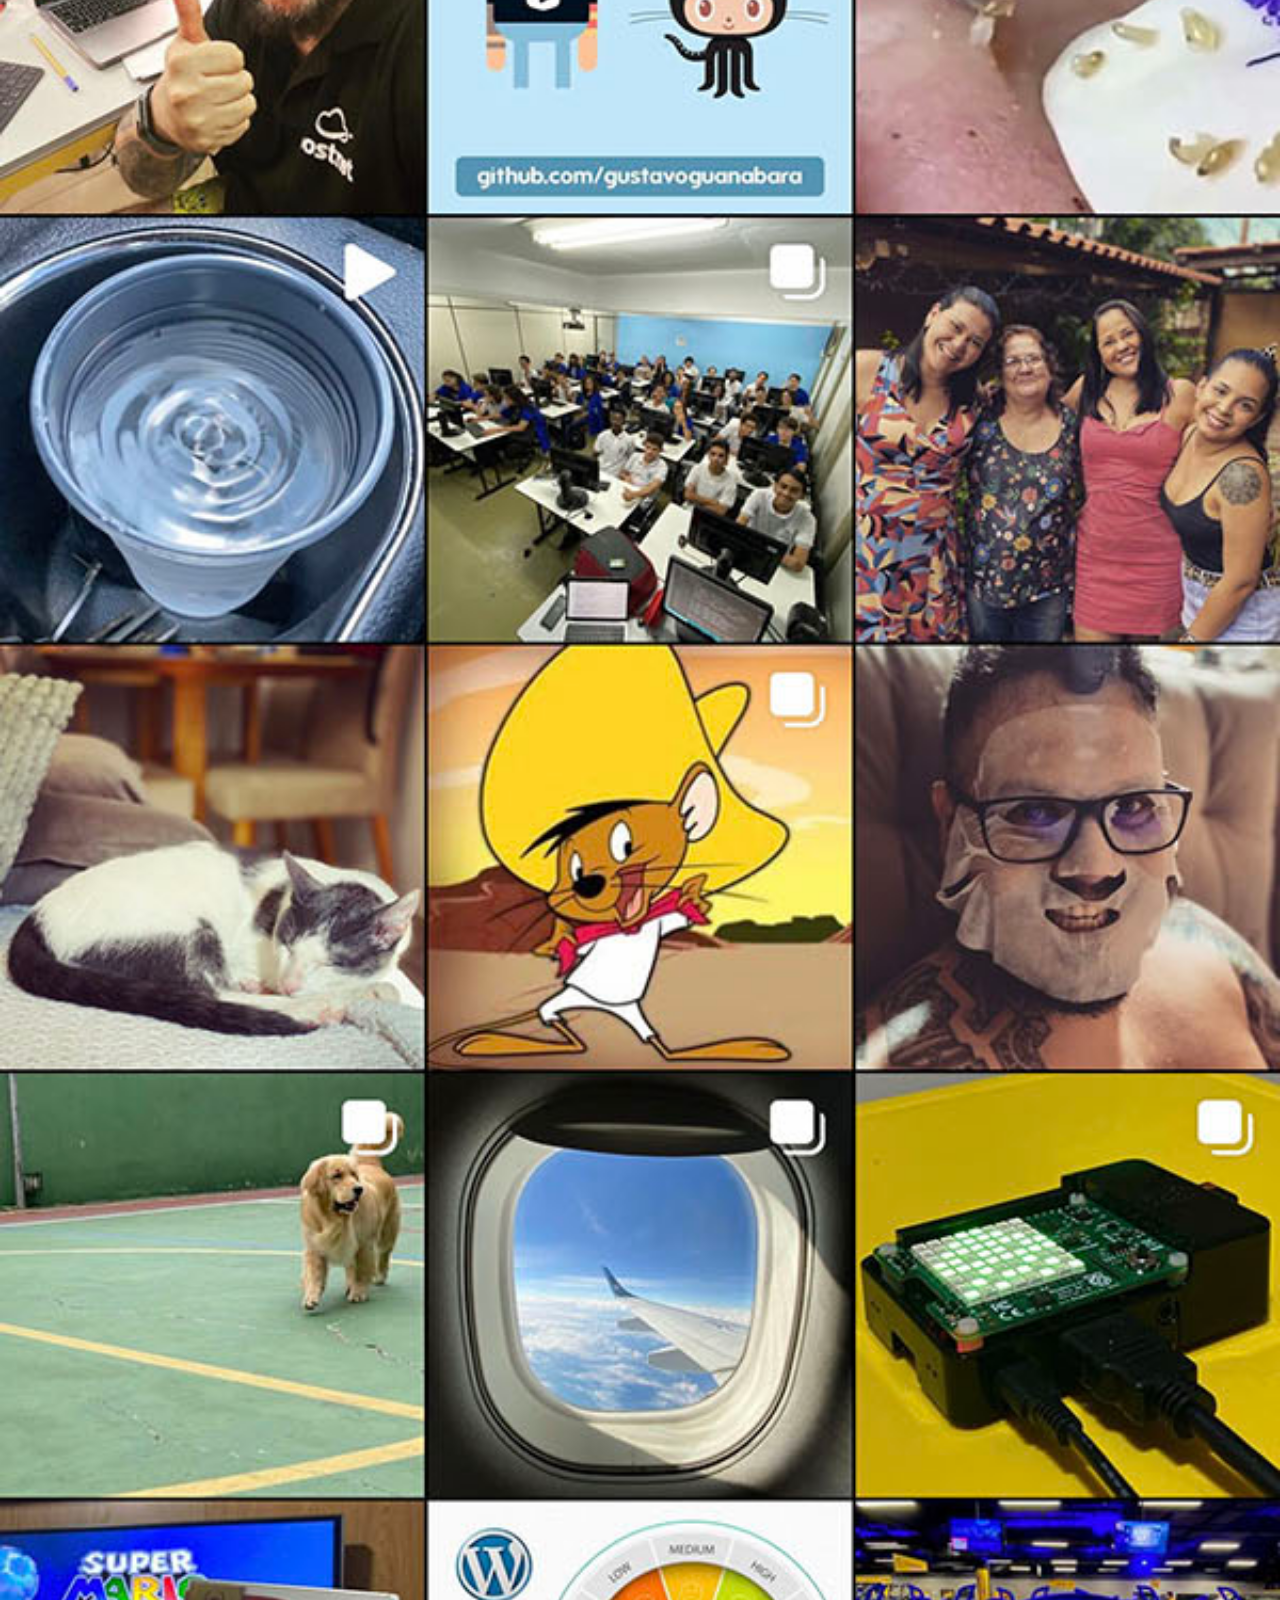
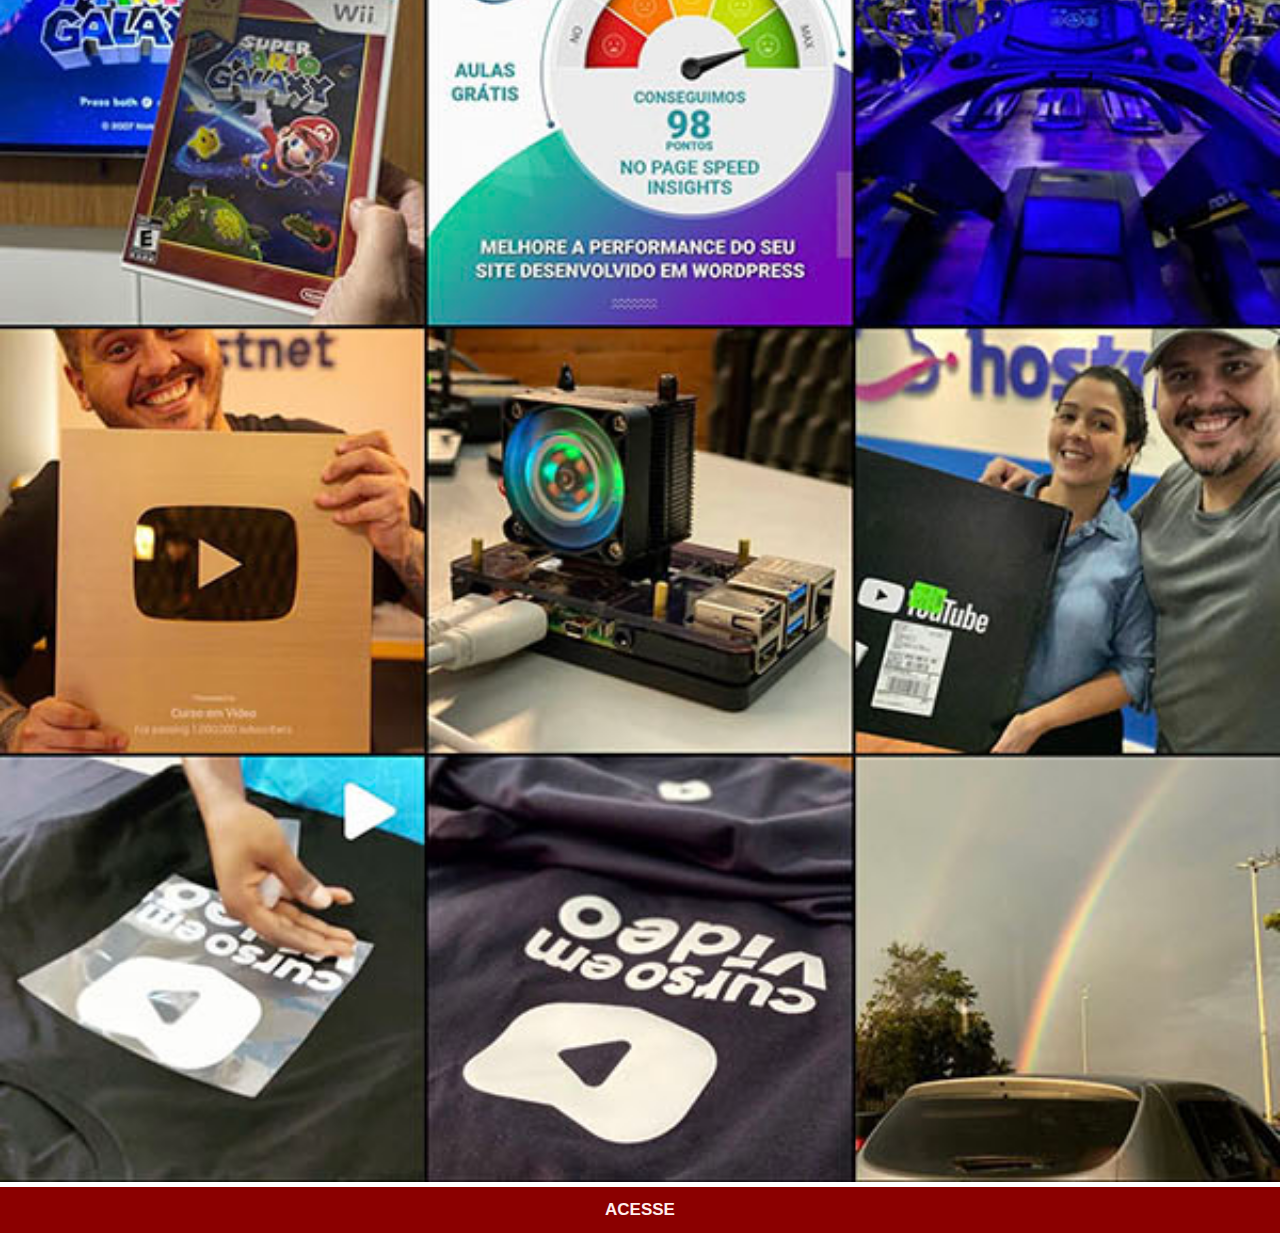
<file: html/instran.html>
<!DOCTYPE html>
<html lang="pt-br">
<head>
    <meta charset="UTF-8">
    <meta name="viewport" content="width=device-width, initial-scale=1.0">
    <title>Instragram</title>
    <link rel="stylesheet" href="../style/style2.css">
</head>
<body>
    <img src="../imagens/tela-instagram.jpg" alt="Instragram"><a href="https://www.instagram.com/gustavoguanabara/?hl=pt" target="_blank">ACESSE</a>
</body>
</html>
</file>
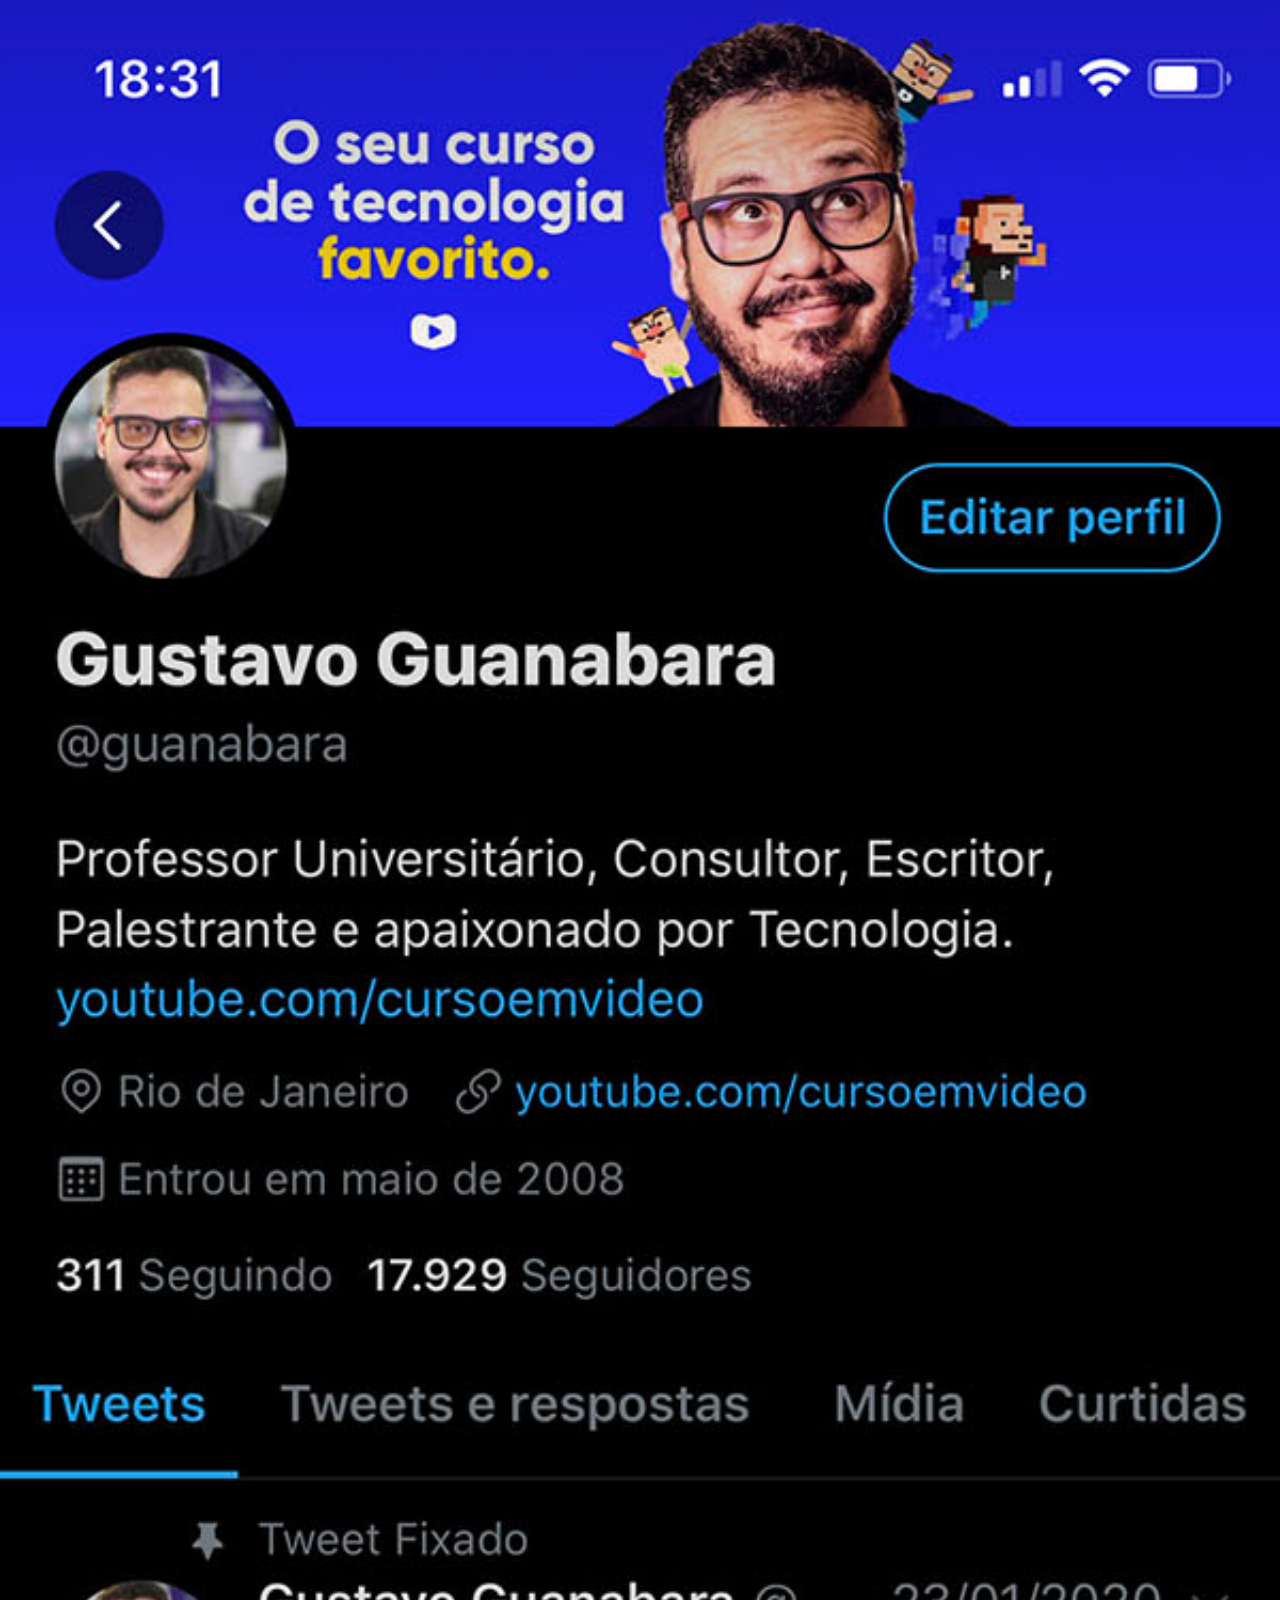
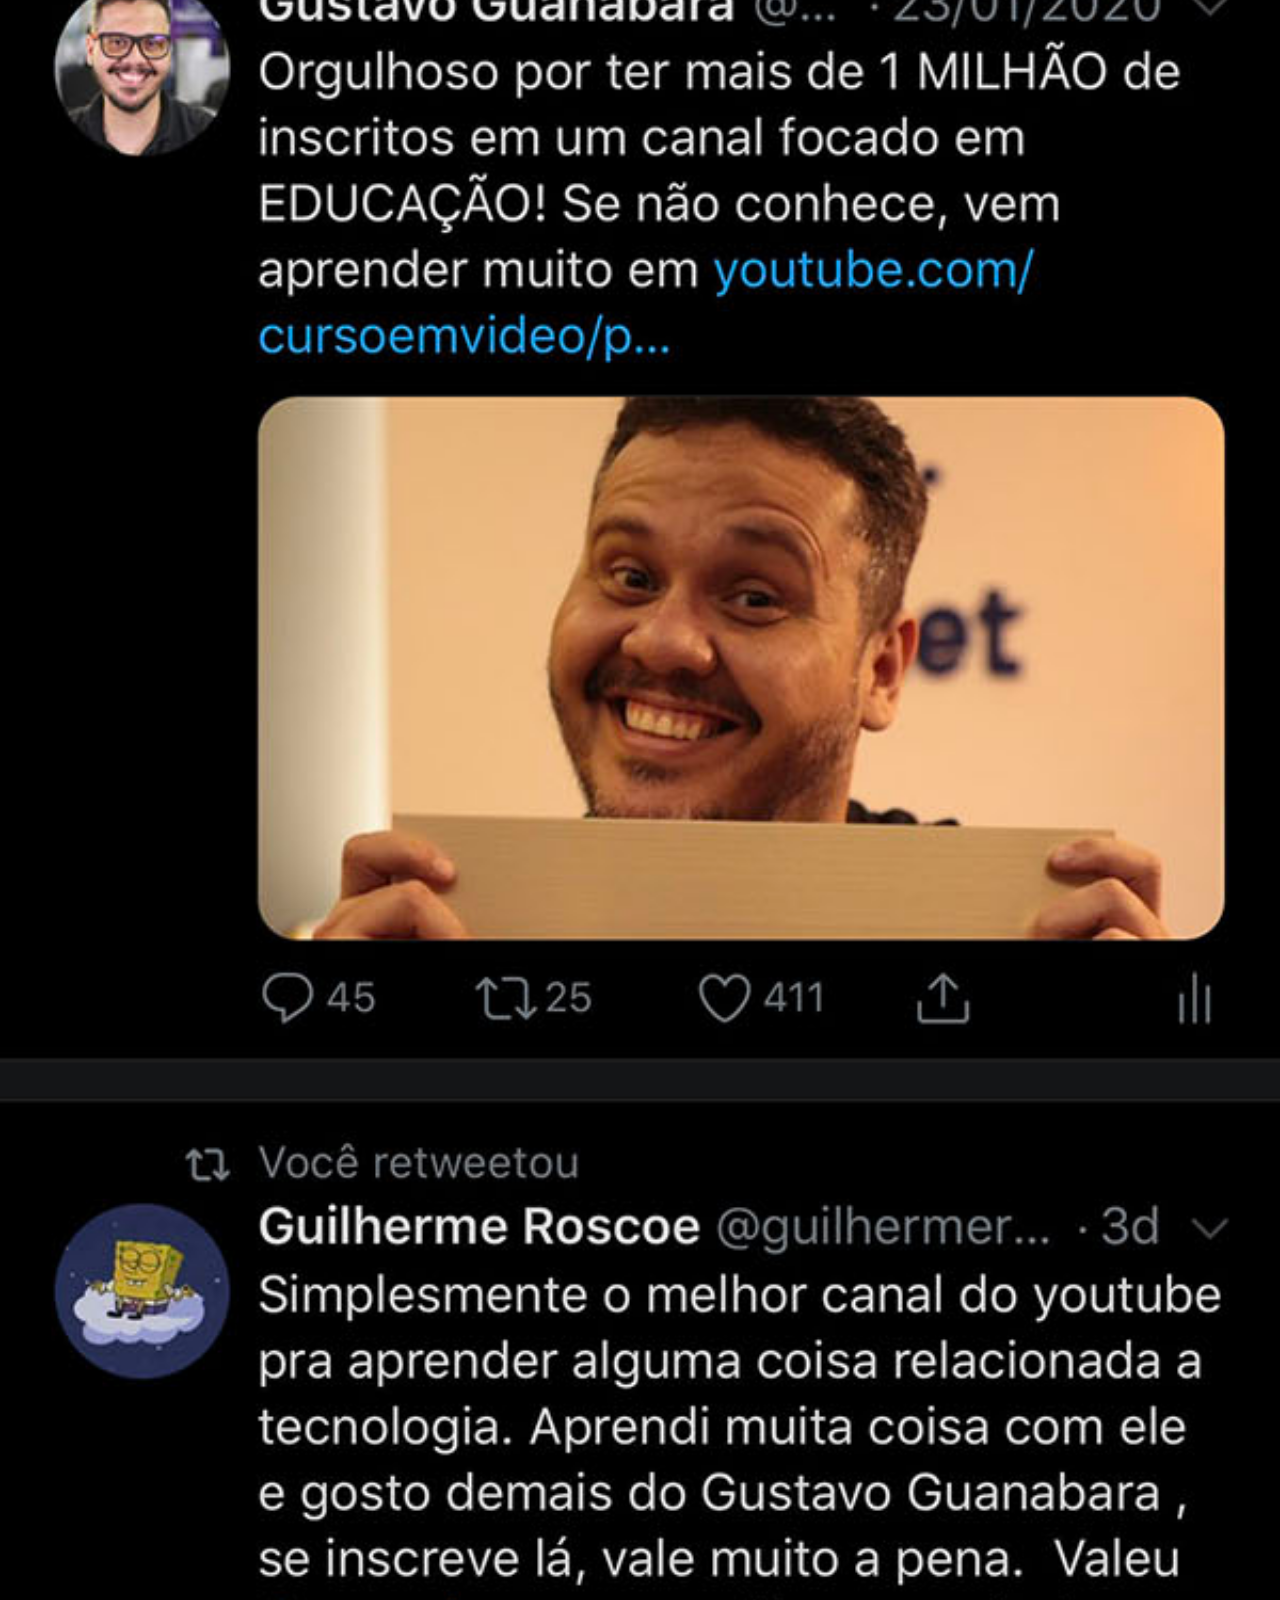
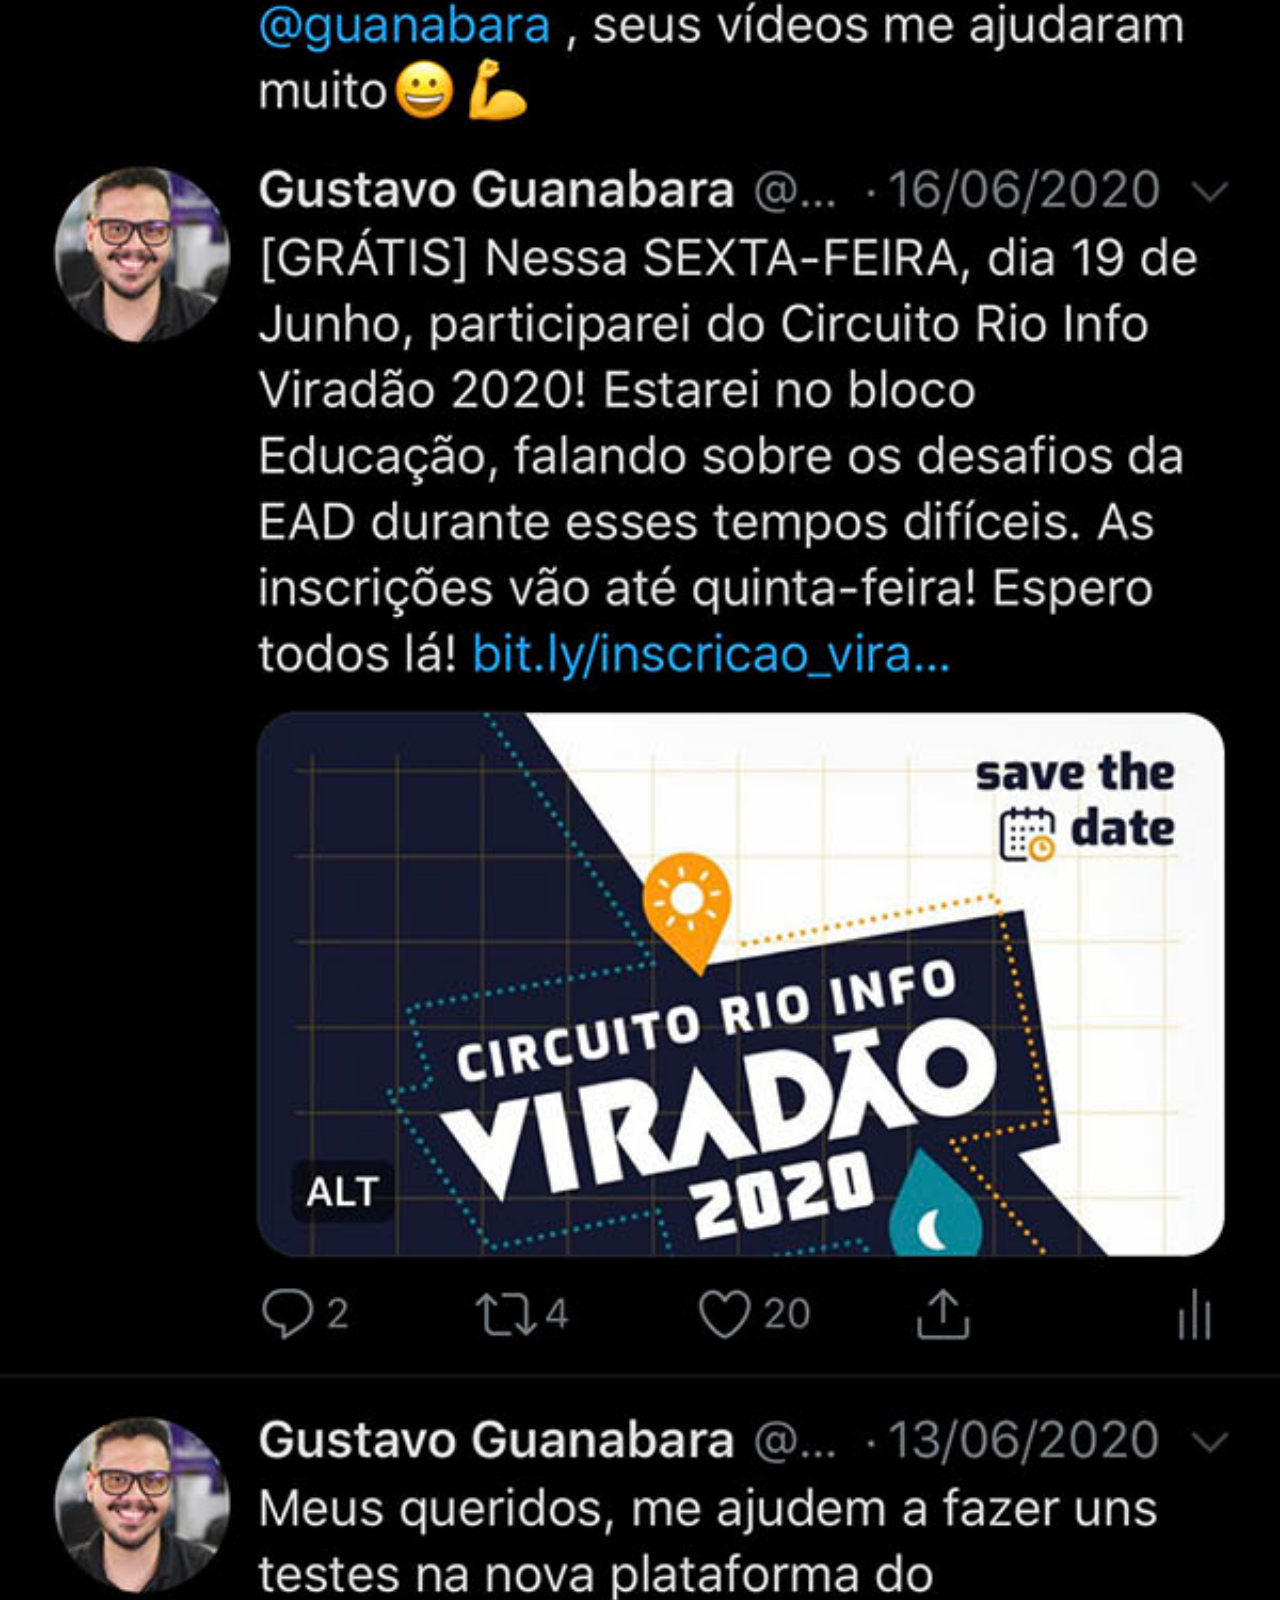
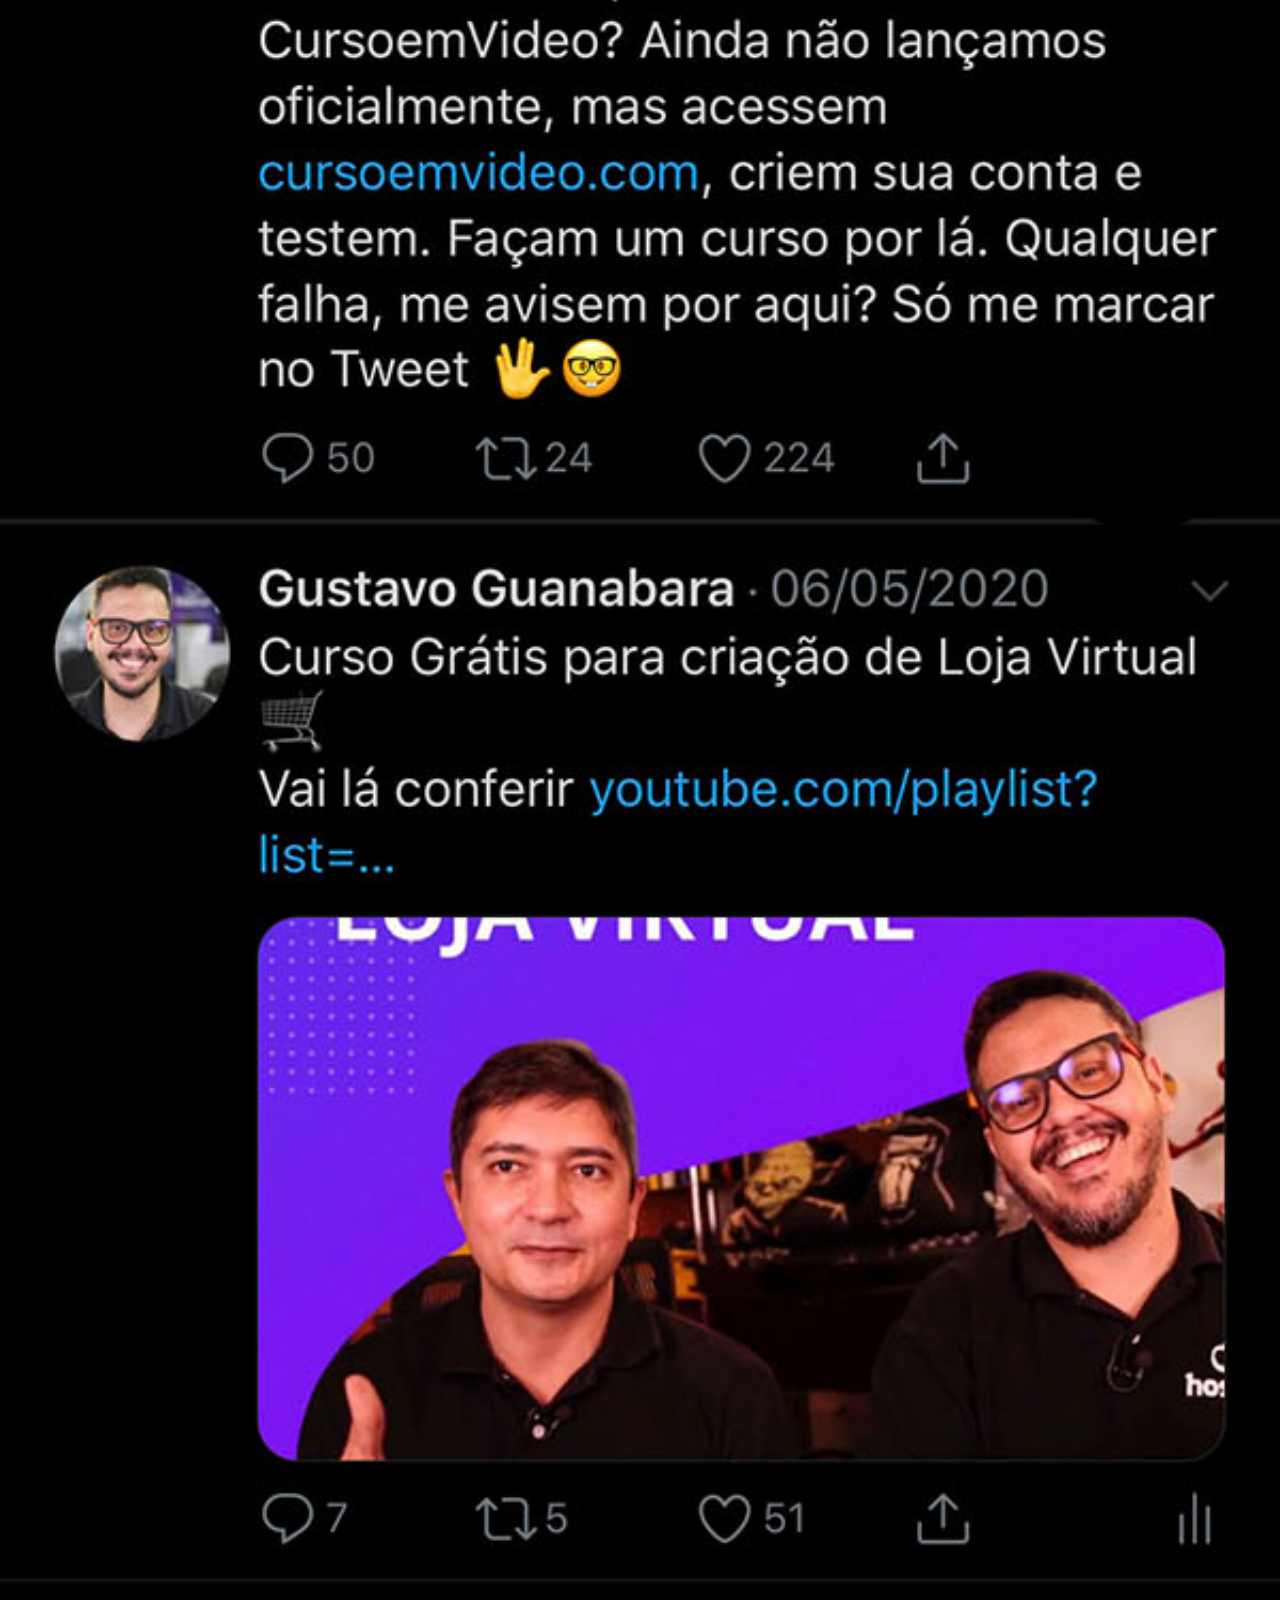
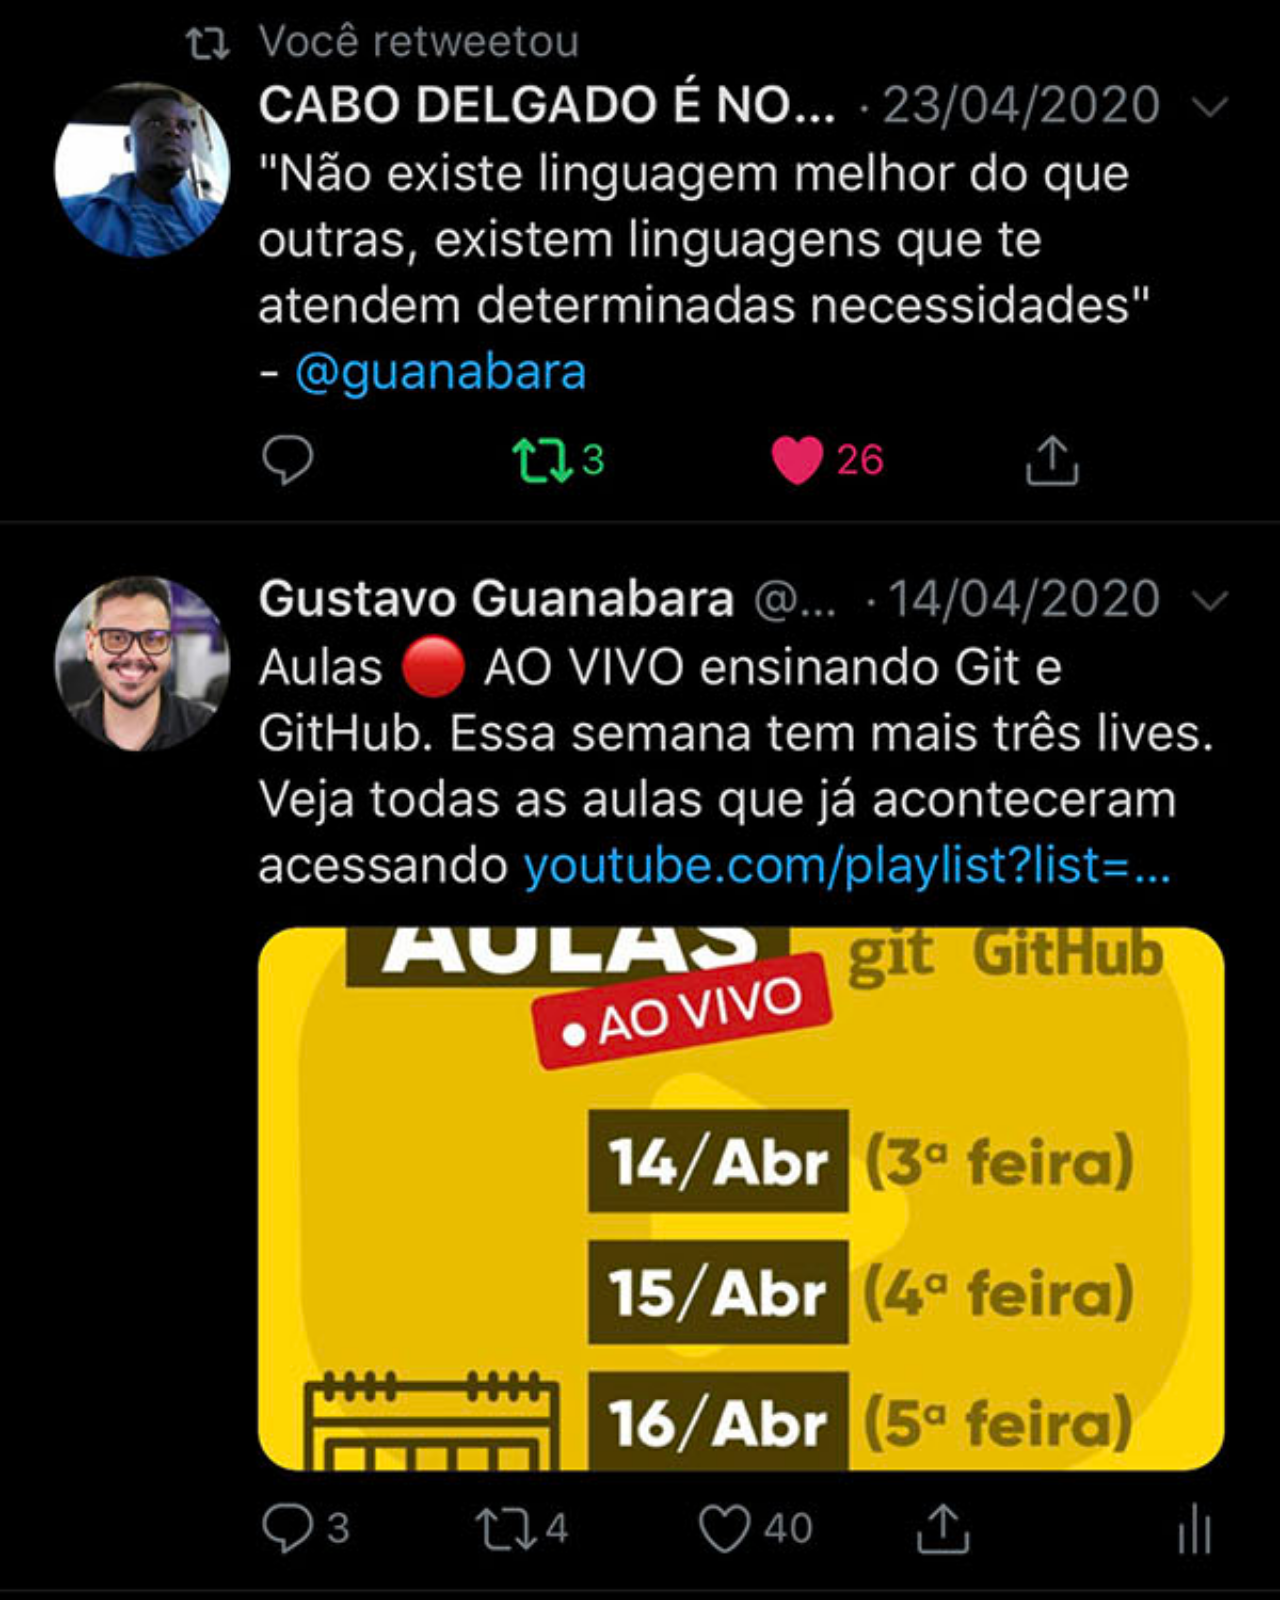
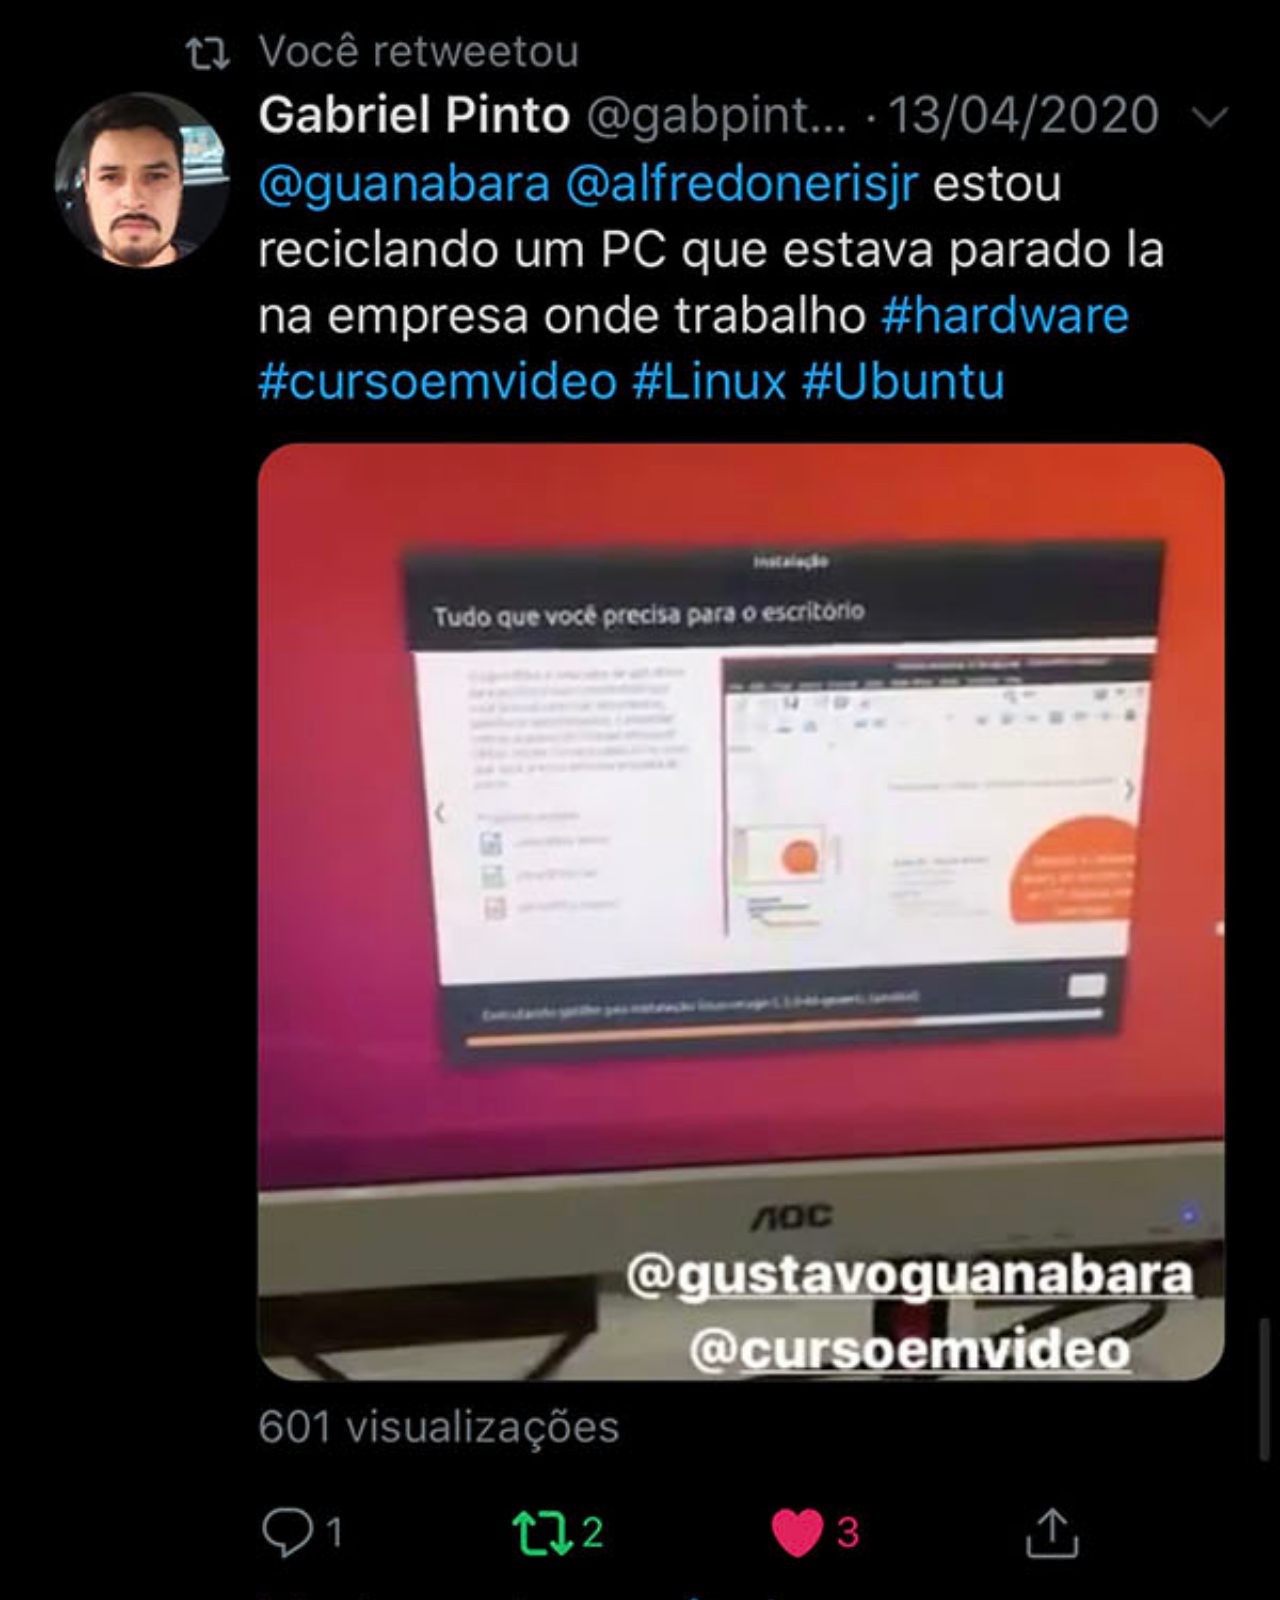
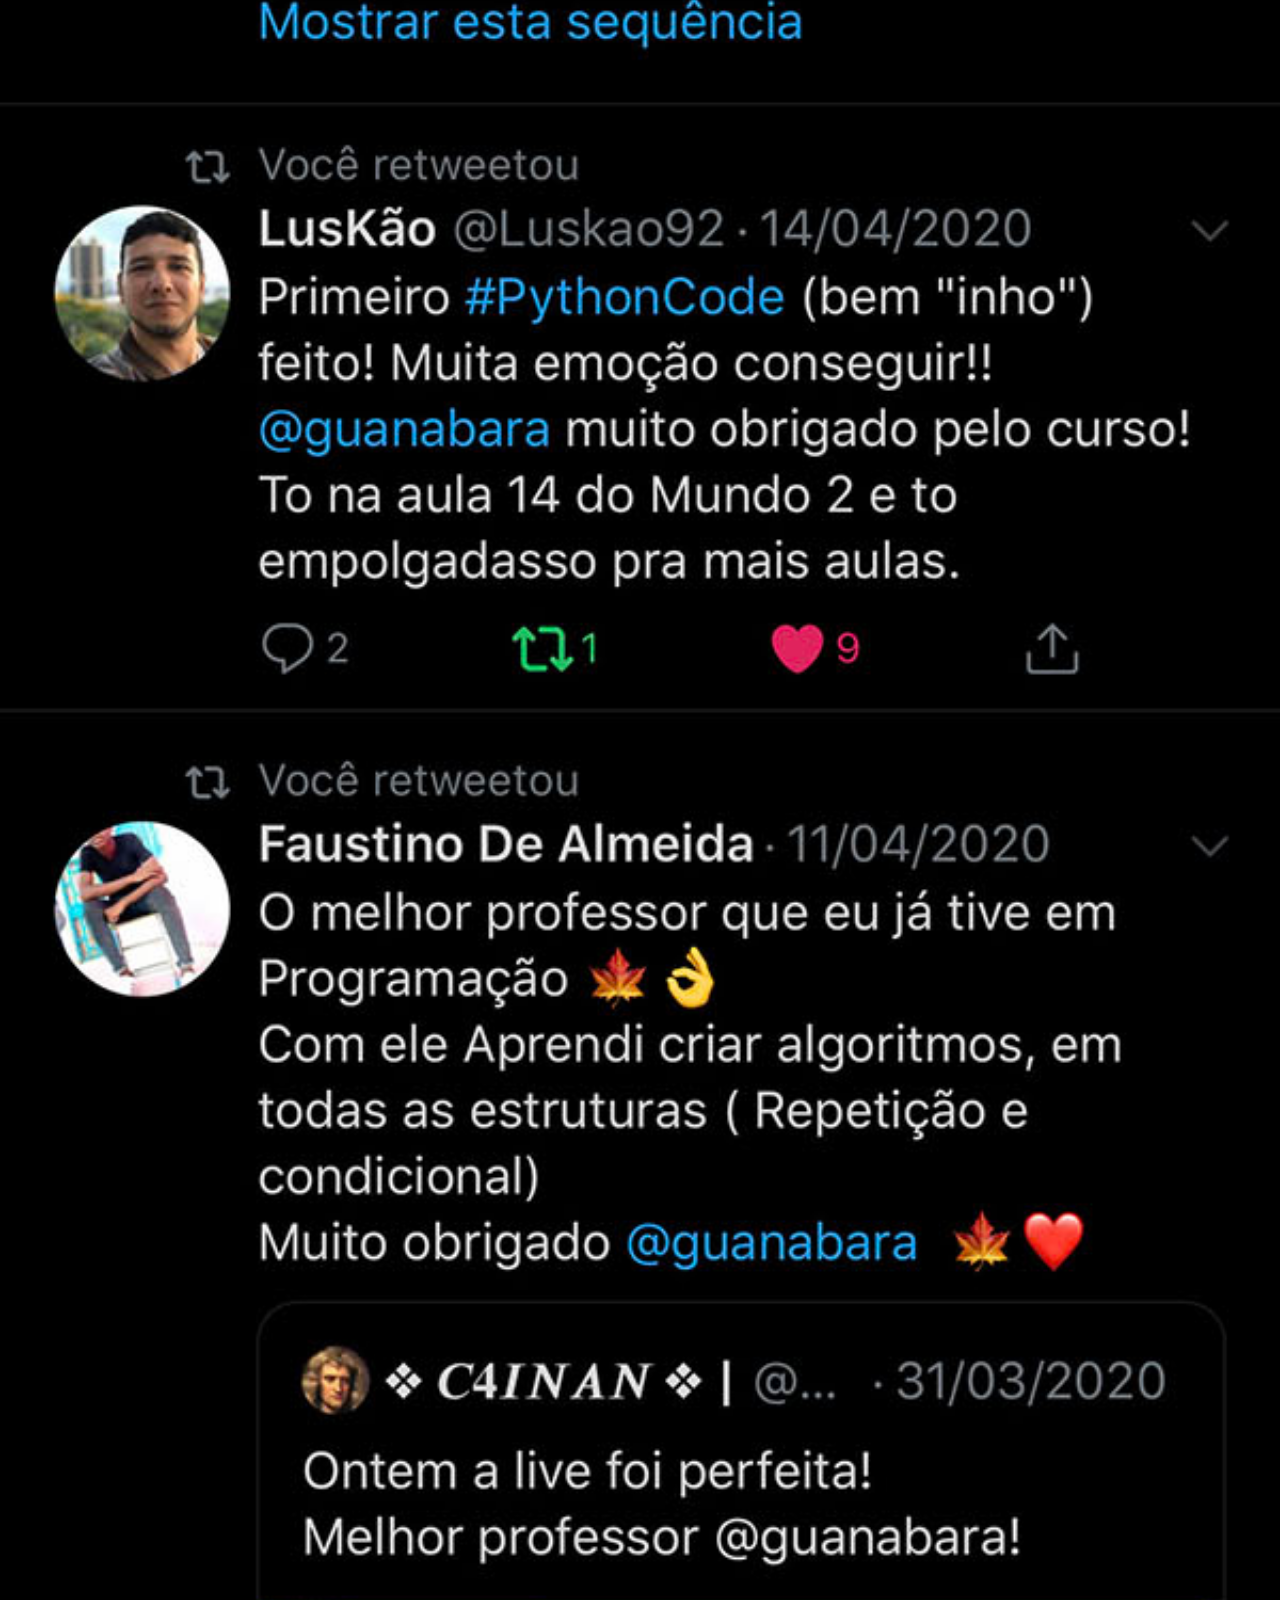
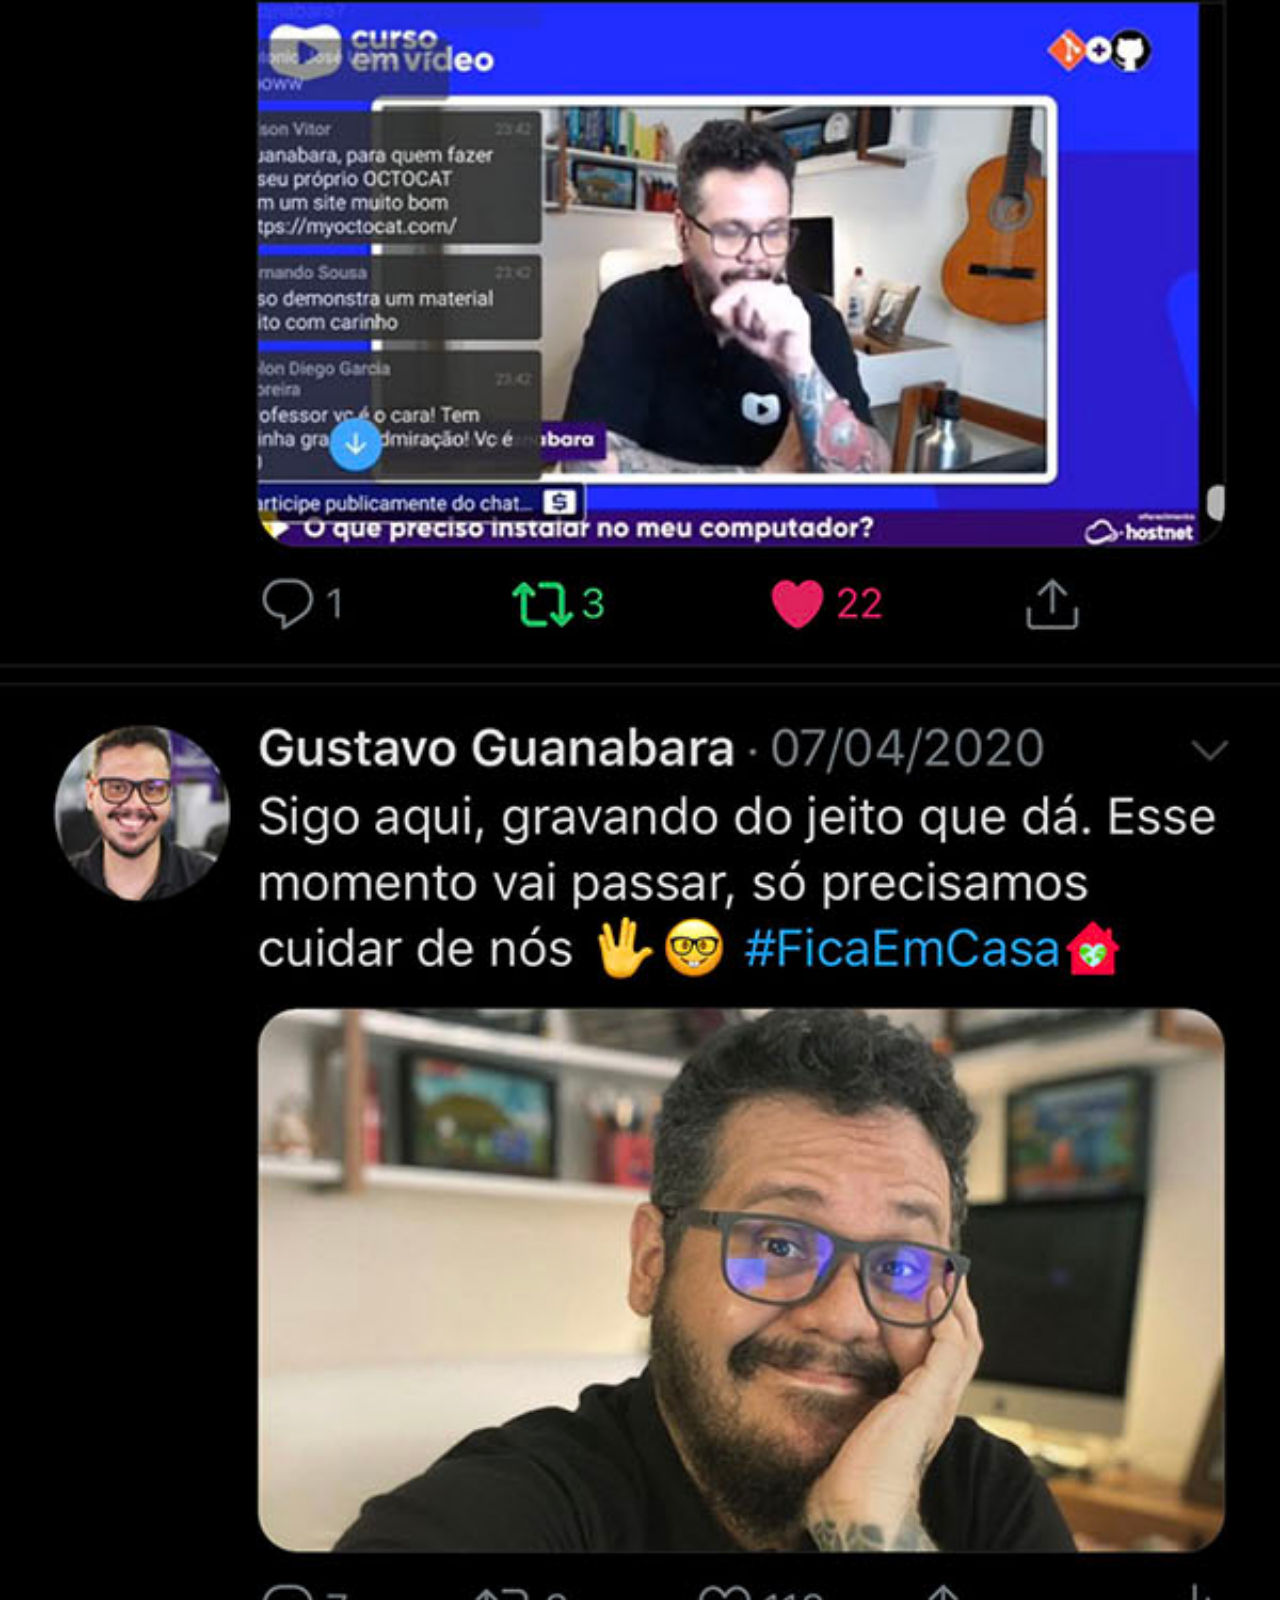
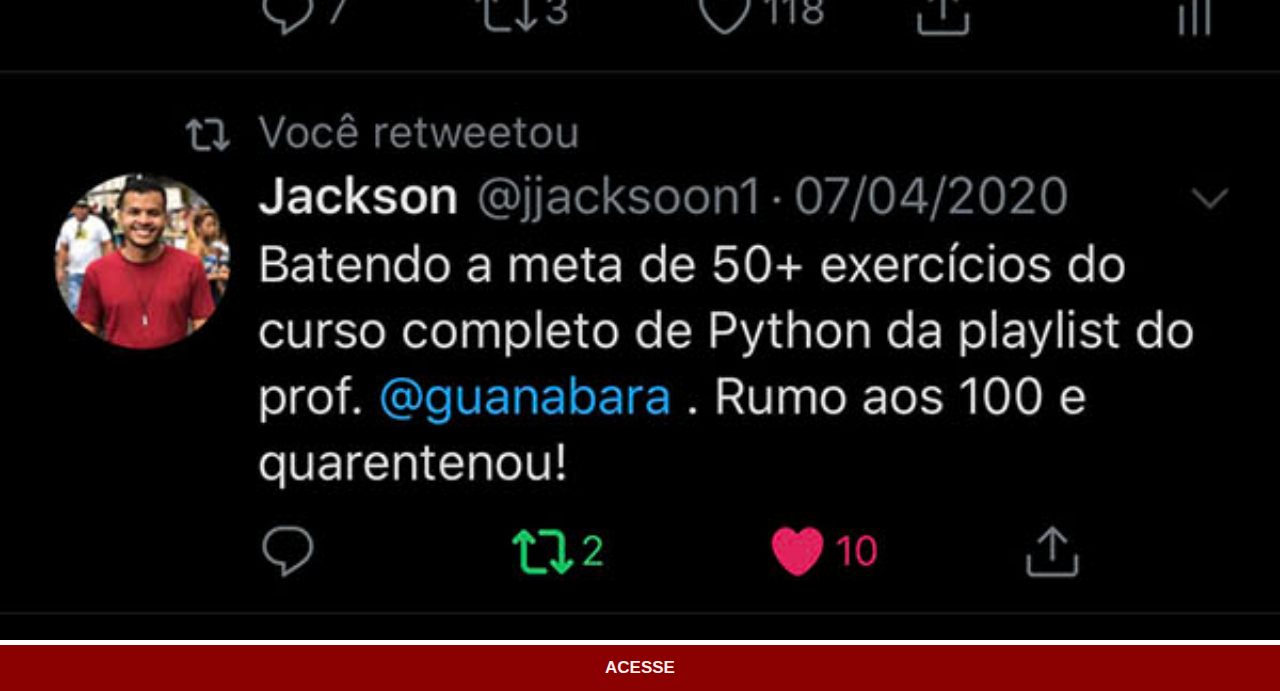
<file: html/twiter.html>
<!DOCTYPE html>
<html lang="pt-br">
<head>
    <meta charset="UTF-8">
    <meta name="viewport" content="width=device-width, initial-scale=1.0">
    <title>Twiter</title>
    <link rel="stylesheet" href="../style/style2.css">
</head>
<body>
    <img src="../imagens/tela-twitter.jpg" alt="Twiter"><a href="https://www.twitter.com/gustavoguanabara/?hl=pt" target="_blank">ACESSE</a>
</body>
</html>
</file>
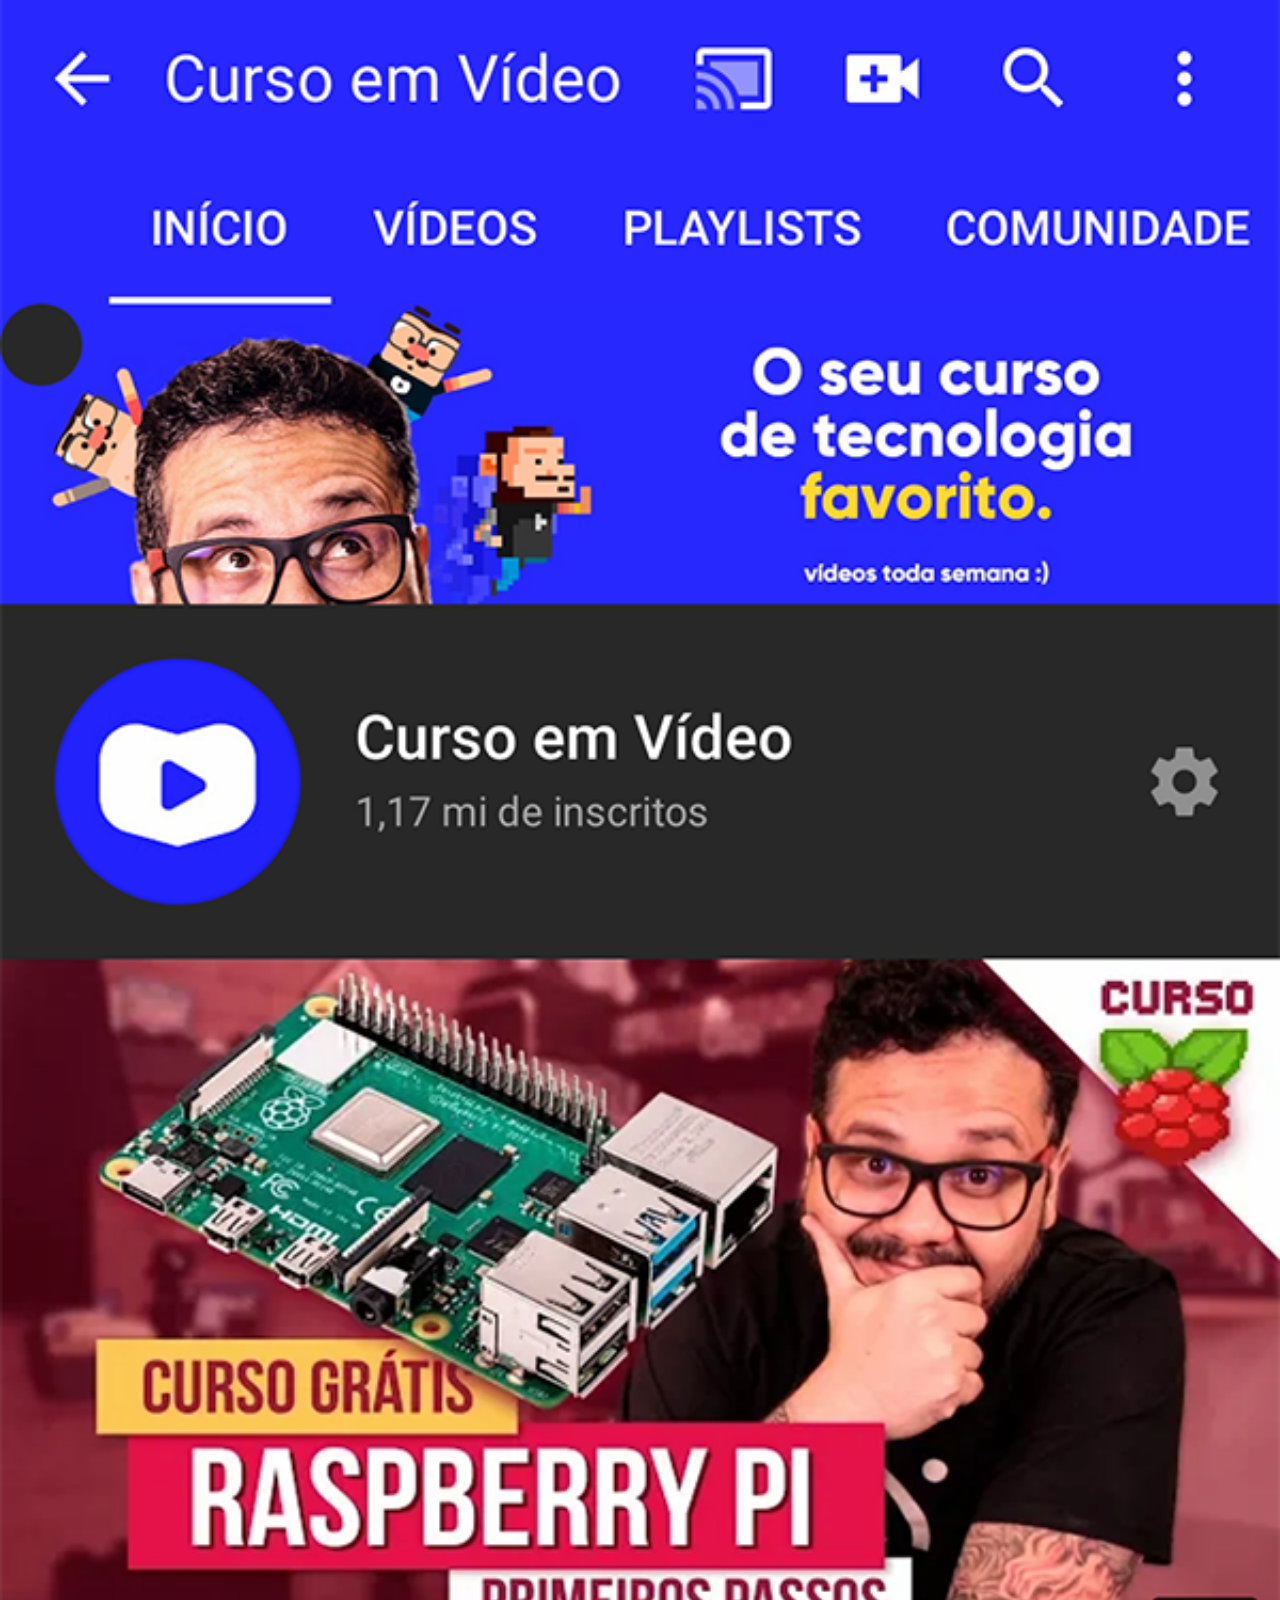
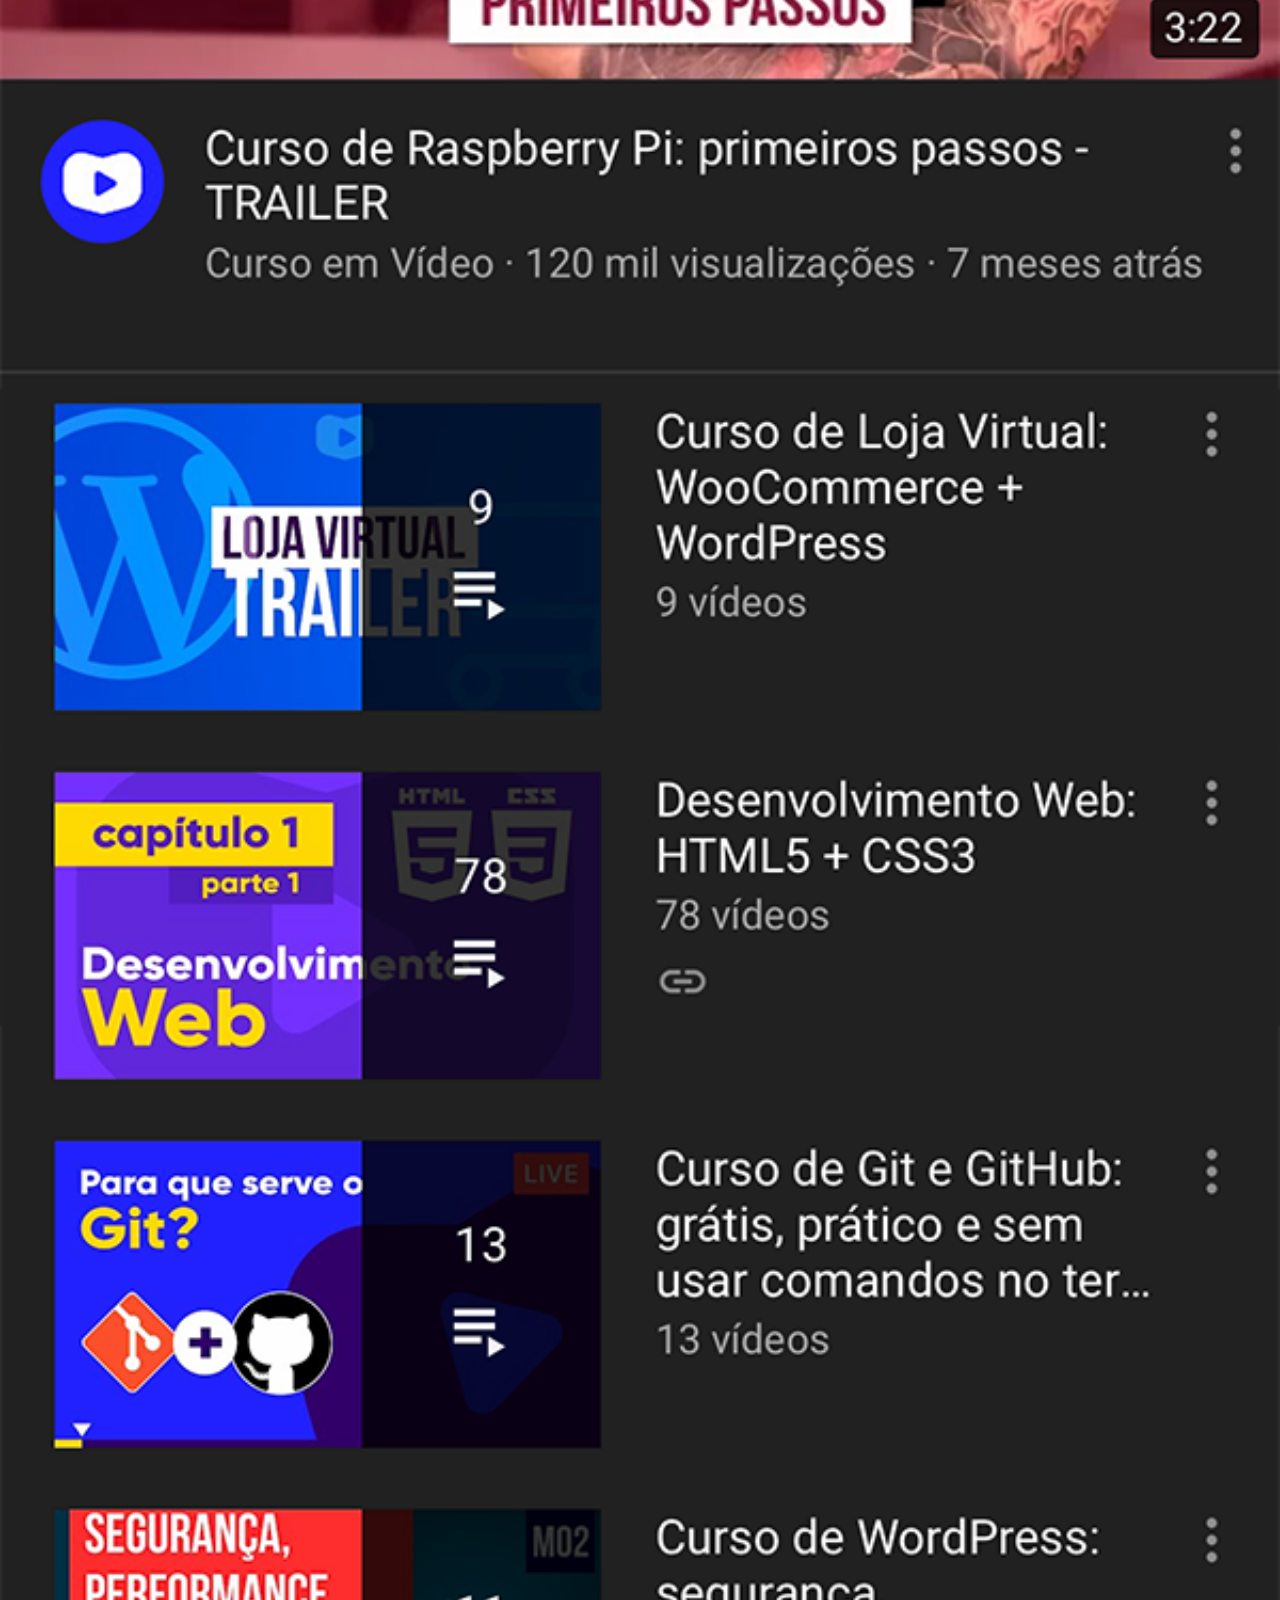
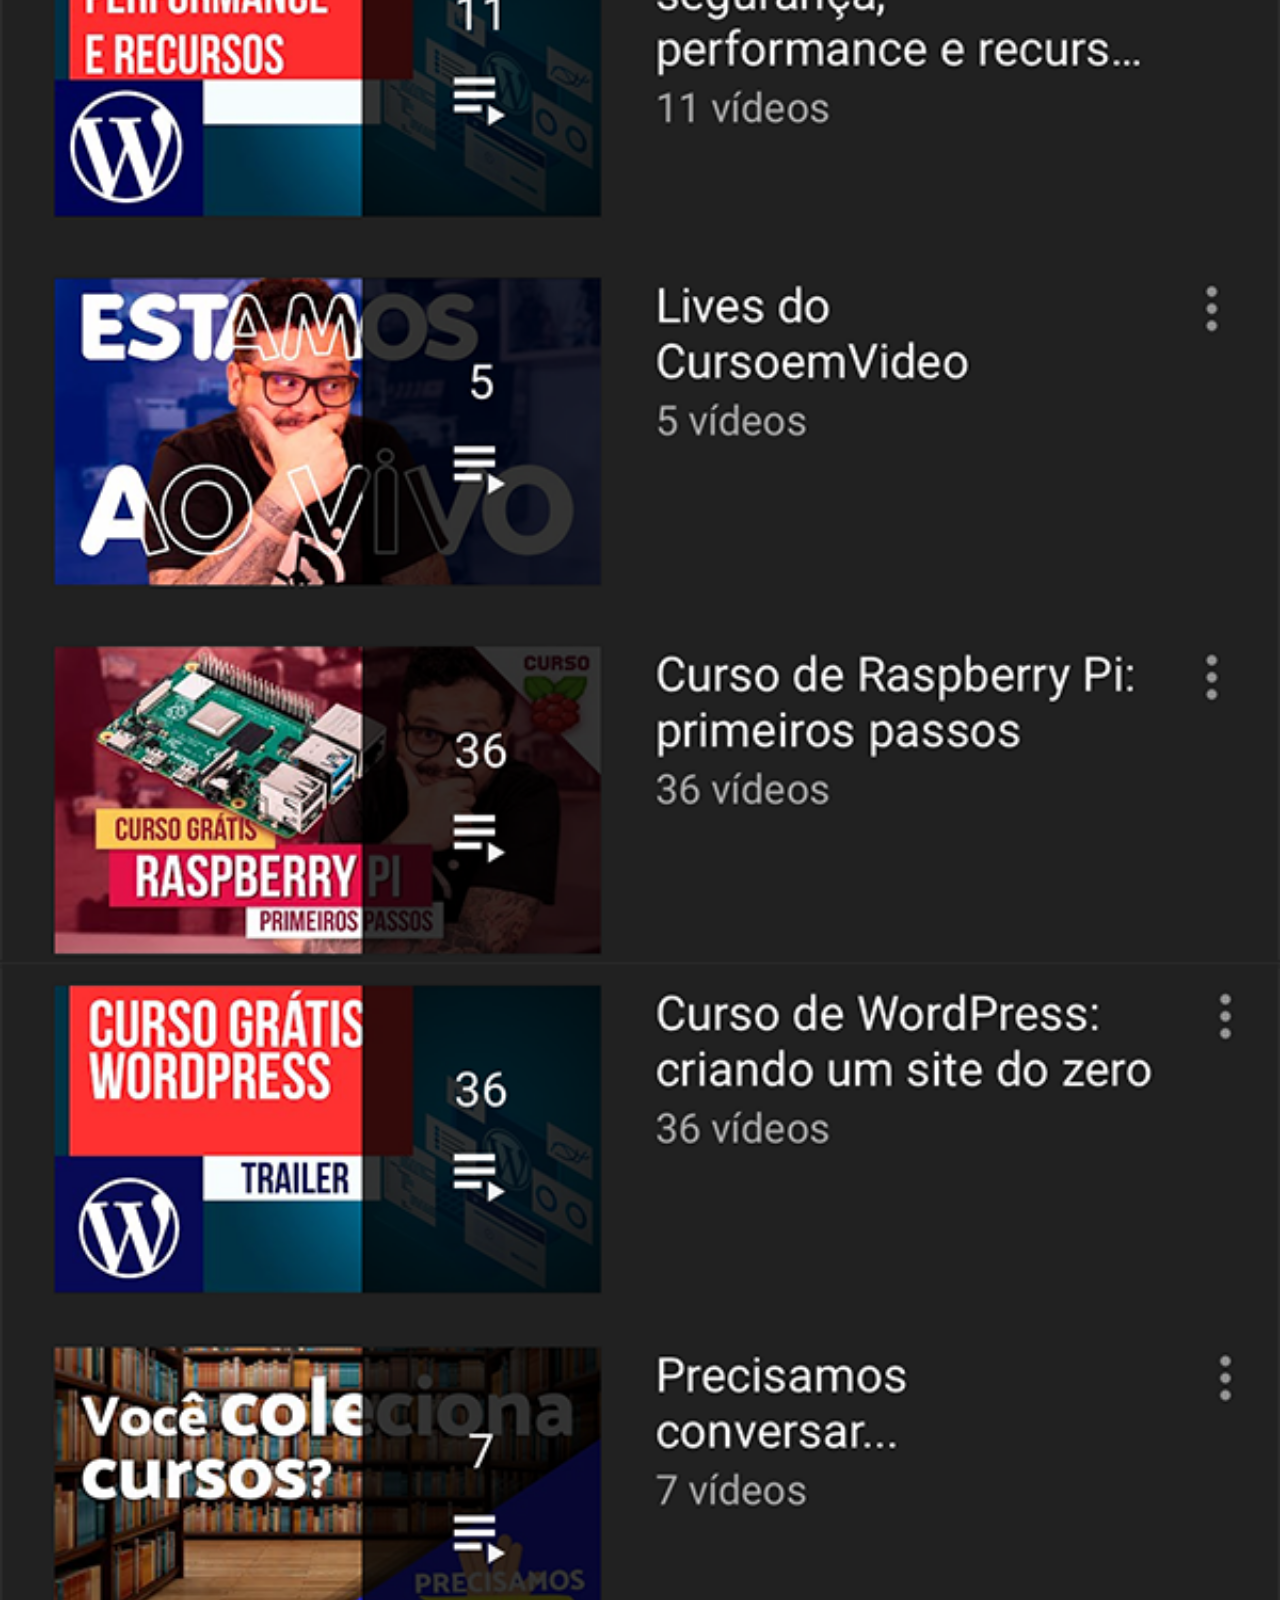
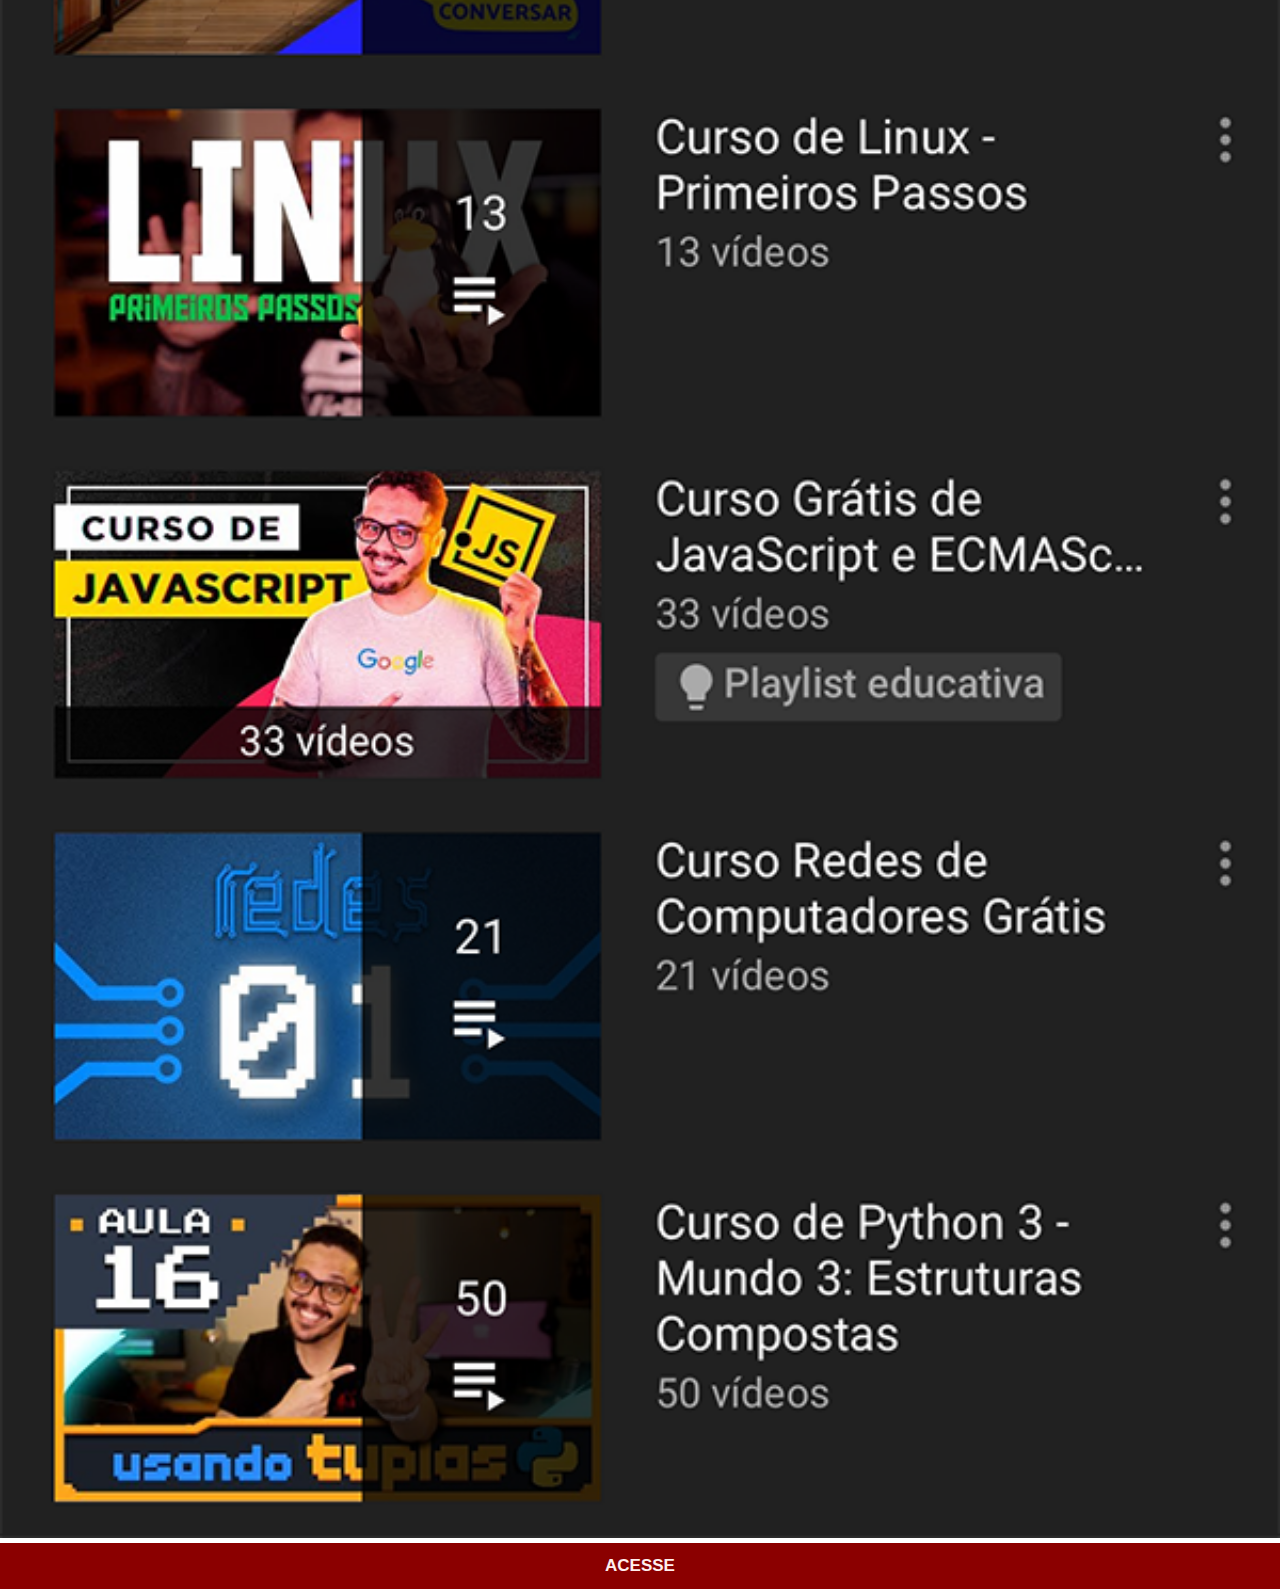
<file: html/youtube.html>
<!DOCTYPE html>
<html lang="pt-br">
<head>
    <meta charset="UTF-8">
    <meta name="viewport" content="width=device-width, initial-scale=1.0">
    <title>GitHub</title>
    <link rel="stylesheet" href="../style/style2.css">
</head>
<body>
    <img src="../imagens/tela-youtube.png" alt="Youtube"><a href="https://www.youtube.com/CursoemVídeo" target="_blank">ACESSE</a>
</body>
</html>
</file>
<file: style/style.css>
@charset "UTF-8";
* {
    margin: 0px;
    padding: 0px;
    font: normal 17px arial,sans-serif;
}

html, body{
    background-color: black;
    height: 100vh;
    width: 100vw;
}
body {
    background: url(../imagens/fundo-madeira.jpg) no-repeat top center fixed;
    background-size: cover;
}

#telefone {
    height: 627px;
    width: 310px;
    border-radius: 30px;
    background: url(../imagens/frame-iphone.png) no-repeat;

    position: absolute;
    top: 50%;
    left: 50%;
    transform: translate(-50% , -50%);
}
#tela {
    position: relative;
    top: 80px;
    left: 22px;
    width: 267px;
    height: 471px;
}
#rede-sociais {
    text-align: right;
}
#redes-sociais img {
    width: 50px;
    margin: 10px;
    border-radius: 50%;
    box-shadow: 2px 2px 5px rgba(0, 0, 0, 0.596);
    box-sizing: border-box;
}
#redes-sociais img:hover {
    border: 2px solid rgba(133, 160, 248, 0.651);
    transform: translate(3px , 3px);
    box-shadow: 2px 2px 10px 5px rgba(0, 0, 0, 0.596);
    transition:transform 1s, border 1s;
}
</file>
<file: style/style2.css>
* {
    margin: 0px;
    padding: 0px;
    font: normal 17px arial,sans-serif;
}
::-webkit-scrollbar {
    width: 0px;
    height: 0px;
}
img {   
    width: 100vw;
}
a {
    display: block;
    text-align: center;
    background-color: darkred;
    font-weight: bold;
    text-decoration: none;
    color: rgb(255, 238, 238);
    padding: 13px;
}
a:hover {
    text-decoration: underline;
}
</file>
